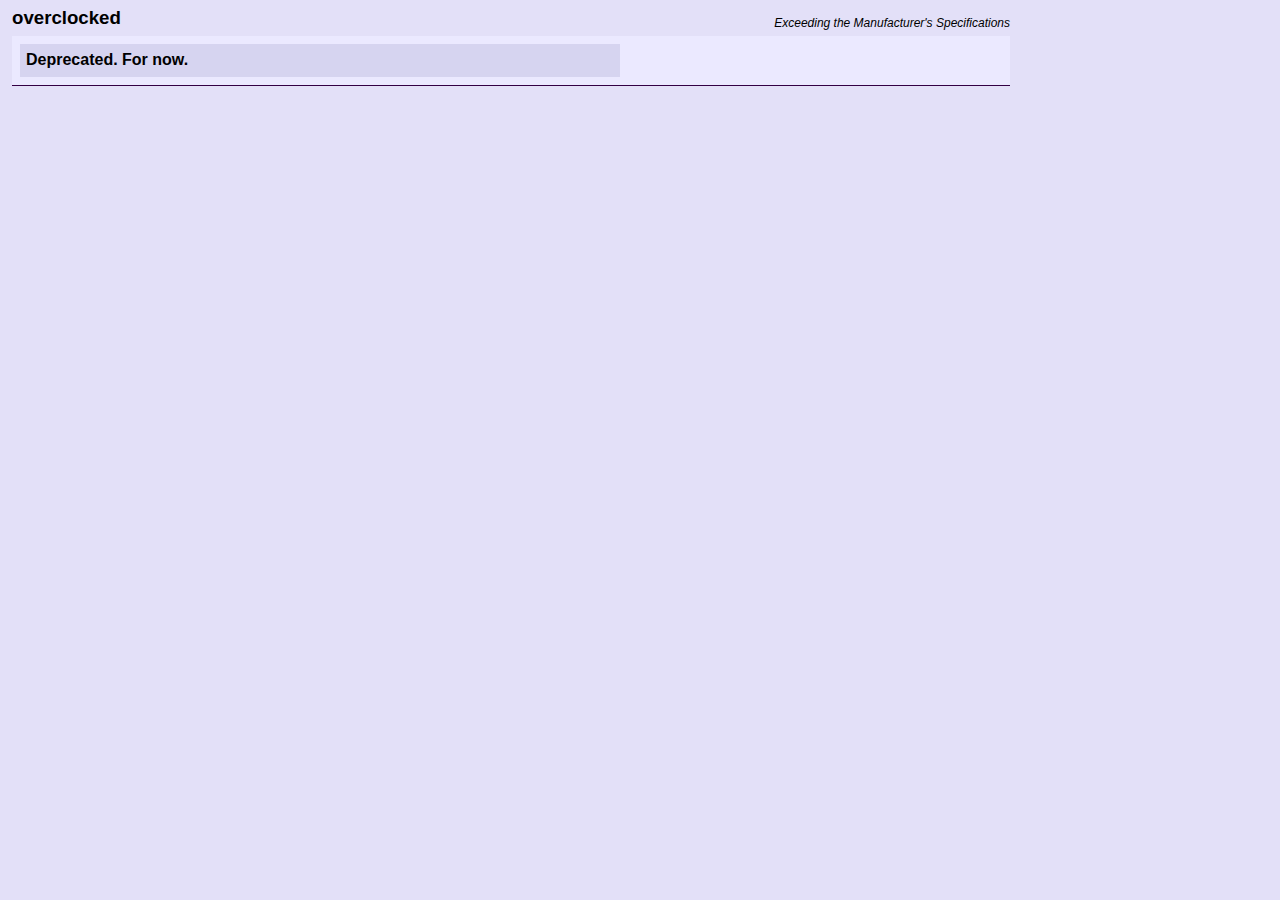
<file: index.html>
<html>
<head>
<title>Overclocked</title>
<link rel="stylesheet" href="overclocked.css" type="text/css">
</head>
<body>
<div class="header">
  <div class="hconstrain">
    <h1>overclocked</h1>
    <div class="tagline">Exceeding the Manufacturer's Specifications</div>
  </div>
</div>

<div class="content">
  <div class="product">
    <h2>Deprecated. For now.</h2>
  </div>
</div>

</body>
</html>
</file>
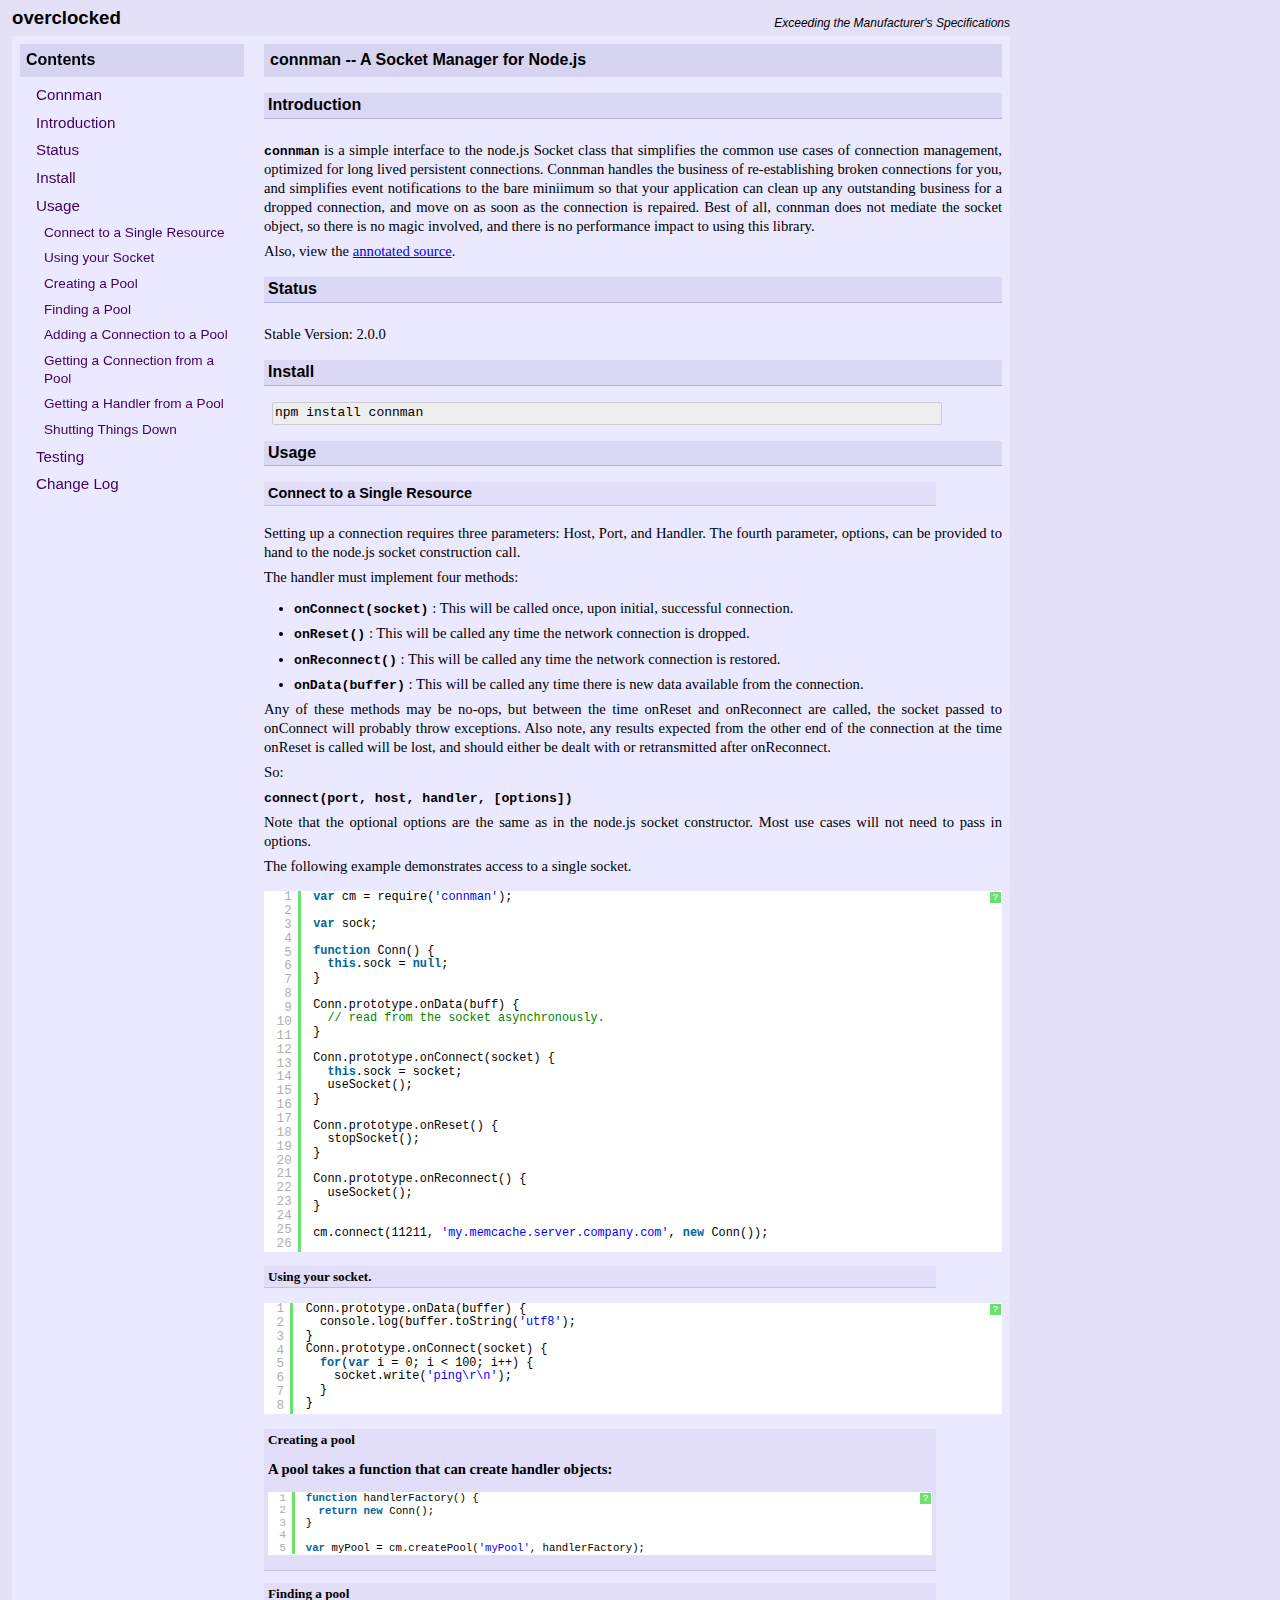
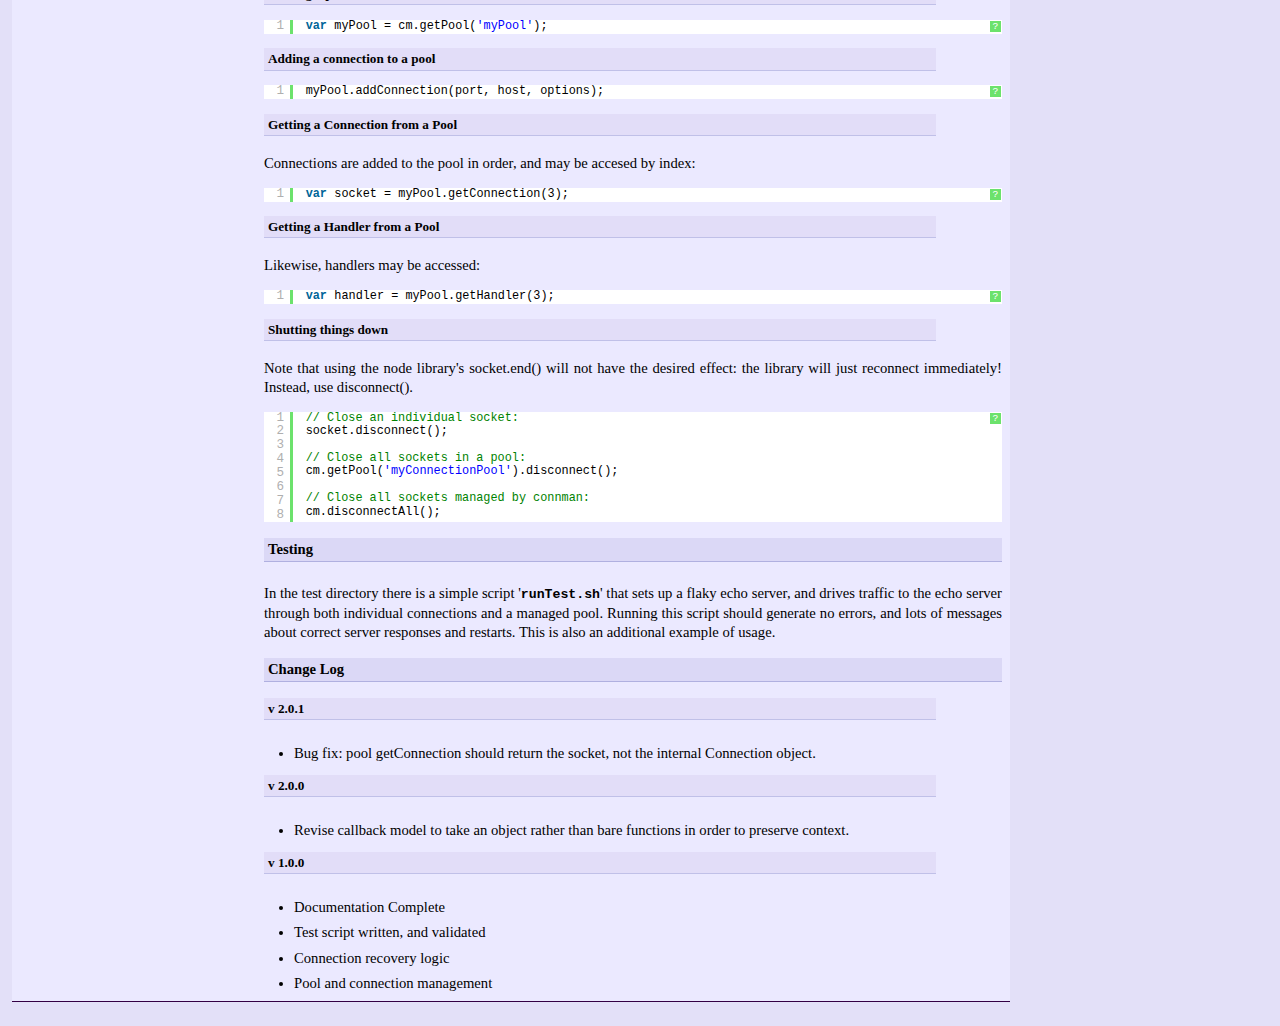
<file: connman/index.html>
<!DOCTYPE HTML>
<html>
<head>
  <meta http-equiv="content-type" content="text/html;charset=UTF-8" />
  <meta http-equiv="X-UA-Compatible" content="chrome=1">
  <link rel=stylesheet href='../overclocked.css' type='text/css'>
  <link rel=stylesheet href='../sh/styles/shCore.css' type='text/css'>
  <link rel=stylesheet href='../sh/styles/shThemeDefault.css' type='text/css'>
  <script type="text/javascript" src="../sh/scripts/shCore.js"></script>
  <script type="text/javascript" src="../sh/scripts/shBrushJScript.js"></script>
  <script type="text/javascript">
     SyntaxHighlighter.all()
  </script> 
  <link rel=stylesheet href='../docs.css' type='text/css'>
</head>
<body>
<div class="header">
  <div class="hconstrain">
    <h1><a href='http://overclocked.com'>overclocked</a></h1>
    <div class="tagline">Exceeding the Manufacturer's Specifications</div>
  </div>
</div>

<div class="content">
<div id='toc'>
<h2>Contents</h2>
<h3><a href='#cm'>Connman</a></h3>
<h3><a href="#intro">Introduction</a></h3>
<h3><a href='#status'>Status</a></h3>
<h3><a href='#install'>Install</a></h3>
<h3><a href='#usage'>Usage</a></h3>
<h4><a href='#connectonce'>Connect to a Single Resource</a></h4>
<h4><a href='#using'>Using your Socket</a></h4>
<h4><a href='#createpool'>Creating a Pool</a></h4>
<h4><a href='#findpool'>Finding a Pool</a></h4>
<h4><a href='#addtopool'>Adding a Connection to a Pool</a></h4>
<h4><a href='#getconn'>Getting a Connection from a Pool</a></h4>
<h4><a href='#gethandler'>Getting a Handler from a Pool</a></h4>
<h4><a href='#shutdown'>Shutting Things Down</a></h4>
<h3><a href='#testing'>Testing</a></h3>
<h3><a href='#changelog'>Change Log</a></h3>
</div>

<div id='doc'>

<a name="cm"></a>
<h2>connman -- A Socket Manager for Node.js</h2>

<a name="intro"></a>
<h3>Introduction</h3>

<p><tt>connman</tt> is a simple interface to the node.js Socket class that simplifies the common use cases of
connection management, optimized for long lived persistent connections. Connman handles the business of 
re-establishing broken connections for you, and simplifies event notifications to the bare miniimum so that your
application can clean up any outstanding business for a dropped connection, and move on as soon as the connection
is repaired. Best of all, connman does not mediate the socket object, so there is no magic involved, and there is
no performance impact to using this library.</p>

<p>Also, view the <a href="connman.html">annotated source</a>.</p>

<a name="status"></a>
<h3>Status</h3>

<p>Stable Version: 2.0.0</p>

<a name="install"></a>
<h3>Install</h3>

<div class="cmd">npm install connman</div>

<a name="usage"></a>
<h3>Usage</h3>

<a name="connectonce"></a>
<h4>Connect to a Single Resource</h4>

<p>Setting up a connection requires three parameters: Host, Port, and Handler. The fourth parameter, options, can be
provided to hand to the node.js socket construction call.</p>

<p>The handler must implement four methods:</p>

<ul>
<li><b><tt>onConnect(socket)</tt></b> : This will be called once, upon initial, successful connection.</li>
<li><b><tt>onReset()</tt></b>         : This will be called any time the network connection is dropped.</li>
<li><b><tt>onReconnect()</tt></b>     : This will be called any time the network connection is restored.</li>
<li><b><tt>onData(buffer)</tt></b>    : This will be called any time there is new data available from the connection.</li>

<p>Any of these methods may be no-ops, but between the time onReset and onReconnect are called, the socket passed to
onConnect will probably throw exceptions. Also note, any results expected from the other end of the connection at
the time onReset is called will be lost, and should either be dealt with or retransmitted after onReconnect.</p>

<p>So:</p>

<p><tt>connect(port, host, handler, [options])</tt></p>

<p>Note that the optional options are the same as in the node.js socket constructor. Most use cases will not need to
pass in options.</p>

<p>The following example demonstrates access to a single socket.</p>

<script type="syntaxhighlighter" class="brush: js"><![CDATA[
    var cm = require('connman');

    var sock;

    function Conn() {
      this.sock = null;
    }

    Conn.prototype.onData(buff) {
      // read from the socket asynchronously.
    }

    Conn.prototype.onConnect(socket) {
      this.sock = socket;
      useSocket();
    }

    Conn.prototype.onReset() {
      stopSocket();
    }

    Conn.prototype.onReconnect() {
      useSocket();
    }

    cm.connect(11211, 'my.memcache.server.company.com', new Conn());
]]></script>

<a name="using"></a>
<h4>Using your socket.</h4>

<script type="syntaxhighlighter" class="brush: js"><![CDATA[
    Conn.prototype.onData(buffer) {
      console.log(buffer.toString('utf8');
    }
    Conn.prototype.onConnect(socket) {
      for(var i = 0; i < 100; i++) {
        socket.write('ping\r\n');
      }
    }
]]></script>

<a name="createpool"></a>
<h4>Creating a pool</p>

<p>A pool takes a function that can create handler objects:</p>

<script type="syntaxhighlighter" class="brush: js"><![CDATA[
    function handlerFactory() {
      return new Conn();
    }

    var myPool = cm.createPool('myPool', handlerFactory);
]]></script>

<a name="findpool"></a>
<h4>Finding a pool</h4>

<script type="syntaxhighlighter" class="brush: js"><![CDATA[
var myPool = cm.getPool('myPool');
]]></script>

<a name="addtopool"></a>
<h4>Adding a connection to a pool</h4>

<script type="syntaxhighlighter" class="brush: js"><![CDATA[
myPool.addConnection(port, host, options);
]]></script>

<a name="getconn"></a>
<h4>Getting a Connection from a Pool</h4>

<p>Connections are added to the pool in order, and may be accesed by index:</p>

<script type="syntaxhighlighter" class="brush: js"><![CDATA[
    var socket = myPool.getConnection(3);
]]></script>

<a name="gethandler"></a>
<h4>Getting a Handler from a Pool</h4>

<p>Likewise, handlers may be accessed:</p>

<script type="syntaxhighlighter" class="brush: js"><![CDATA[
    var handler = myPool.getHandler(3);
]]></script>

<a name="shutdown"></a>
<h4>Shutting things down</h4>

<p>Note that using the node library's socket.end() will not have the desired effect: the library will just reconnect immediately! Instead, use disconnect().</p>

<script type="syntaxhighlighter" class="brush: js"><![CDATA[
// Close an individual socket:
socket.disconnect();

// Close all sockets in a pool:
cm.getPool('myConnectionPool').disconnect();

// Close all sockets managed by connman:
cm.disconnectAll();
]]></script>

<a name="testing"></a>
<h3>Testing</h3>

<p>In the test directory there is a simple script '<tt>runTest.sh</tt>' that sets up a flaky echo server,
and drives traffic to the echo server through both individual connections and a managed pool. Running this
script should generate no errors, and lots of messages about correct server responses and restarts. This is
also an additional example of usage.</p>

<a name="changelog"></a>
<h3>Change Log</h3>

<h4>v 2.0.1</h4>

<ul>
<li>Bug fix: pool getConnection should return the socket, not the internal Connection object.
</ul>

<h4>v 2.0.0</h4>

<ul>
<li>Revise callback model to take an object rather than bare functions in order to preserve context.
</ul>

<h4>v 1.0.0</h4>

<ul>
<li>Documentation Complete</li>
<li>Test script written, and validated</li>
<li>Connection recovery logic</li>
<li>Pool and connection management</li>
</ul>

</div>
</div> <!-- content -->
</body>
</html>
</file>
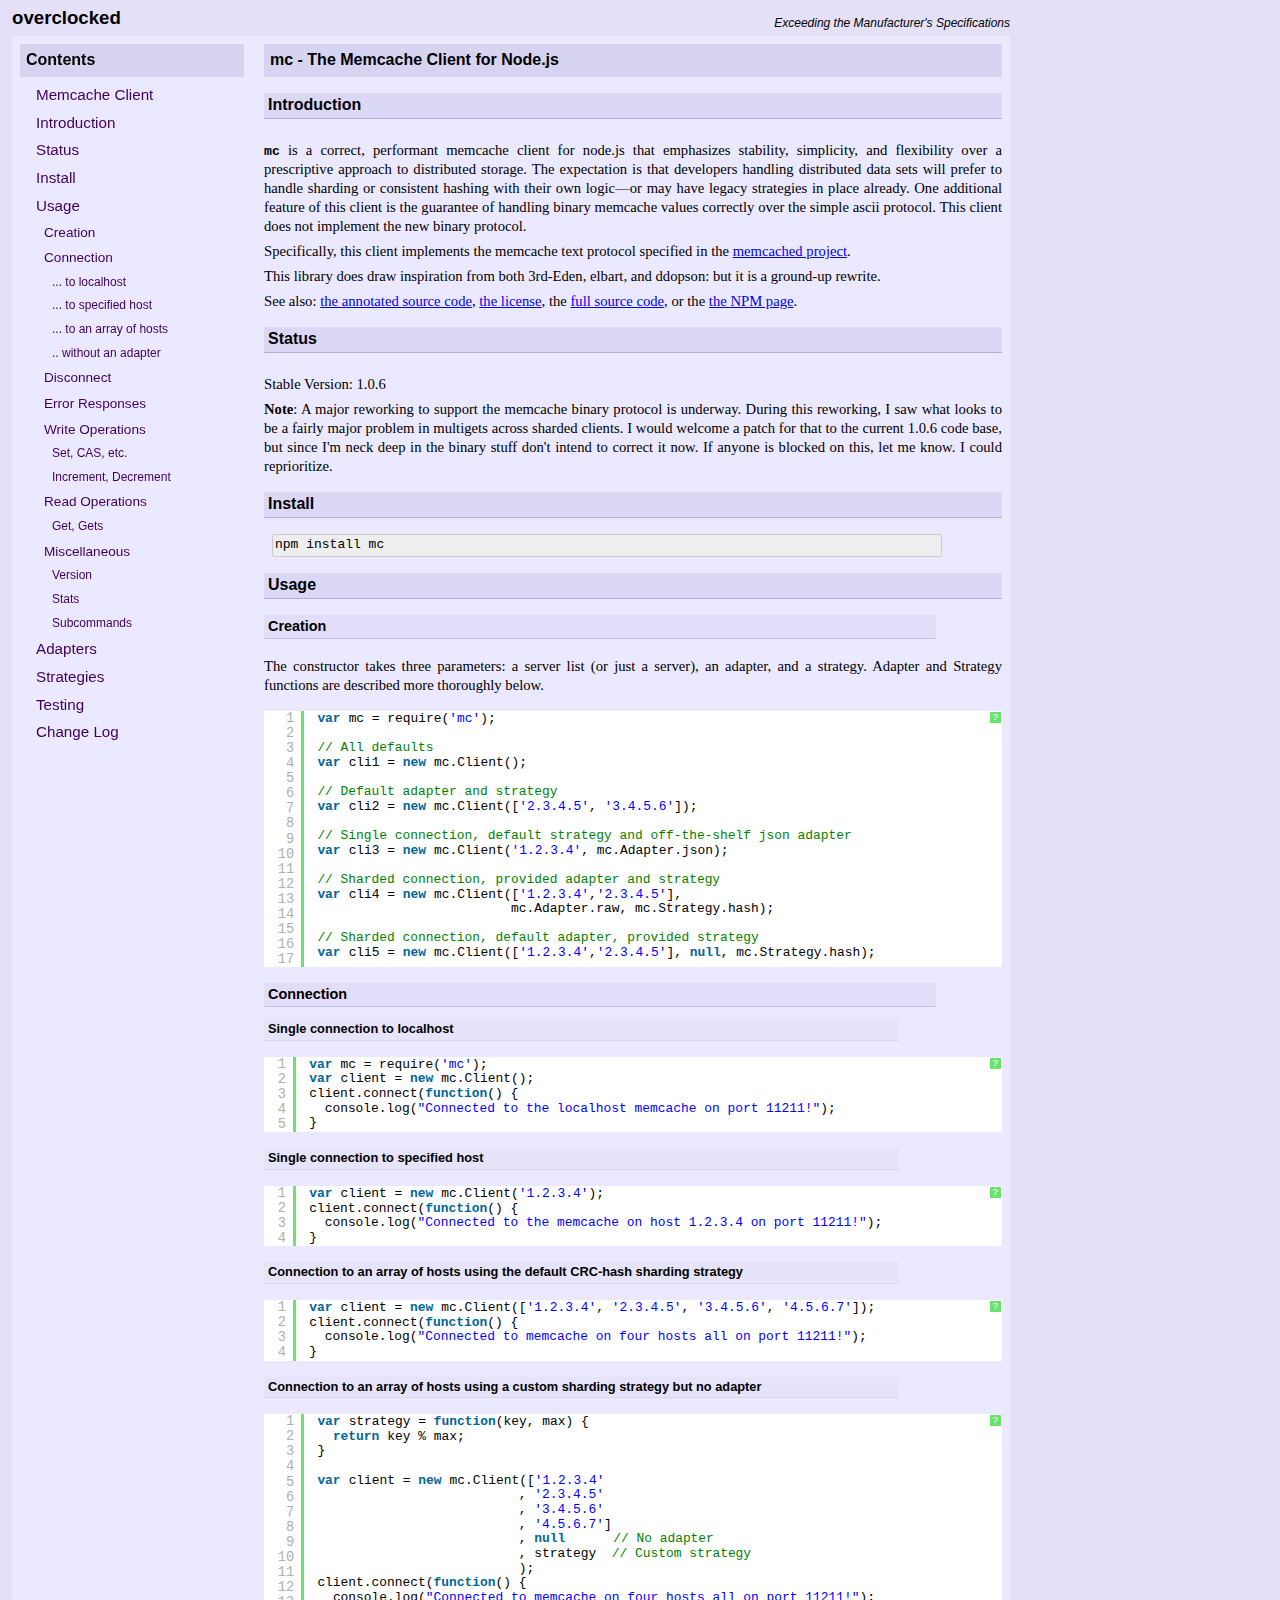
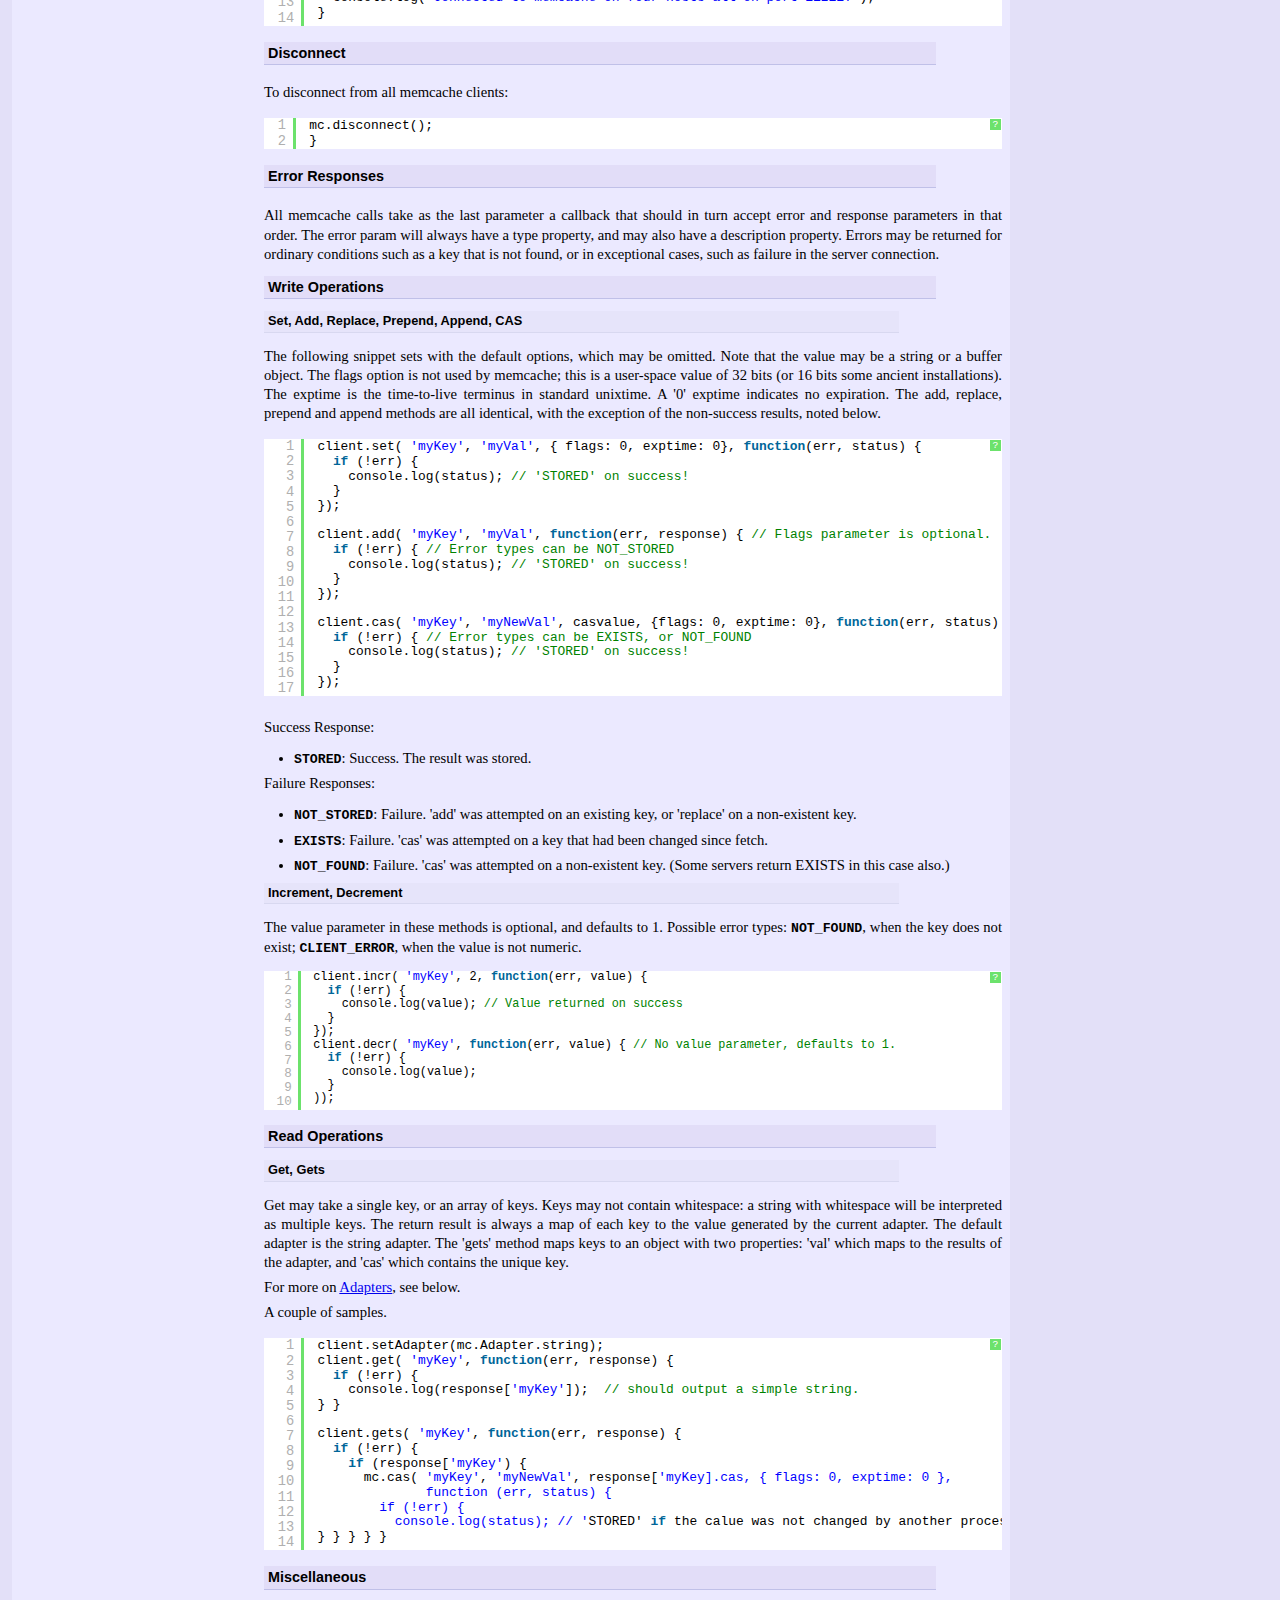
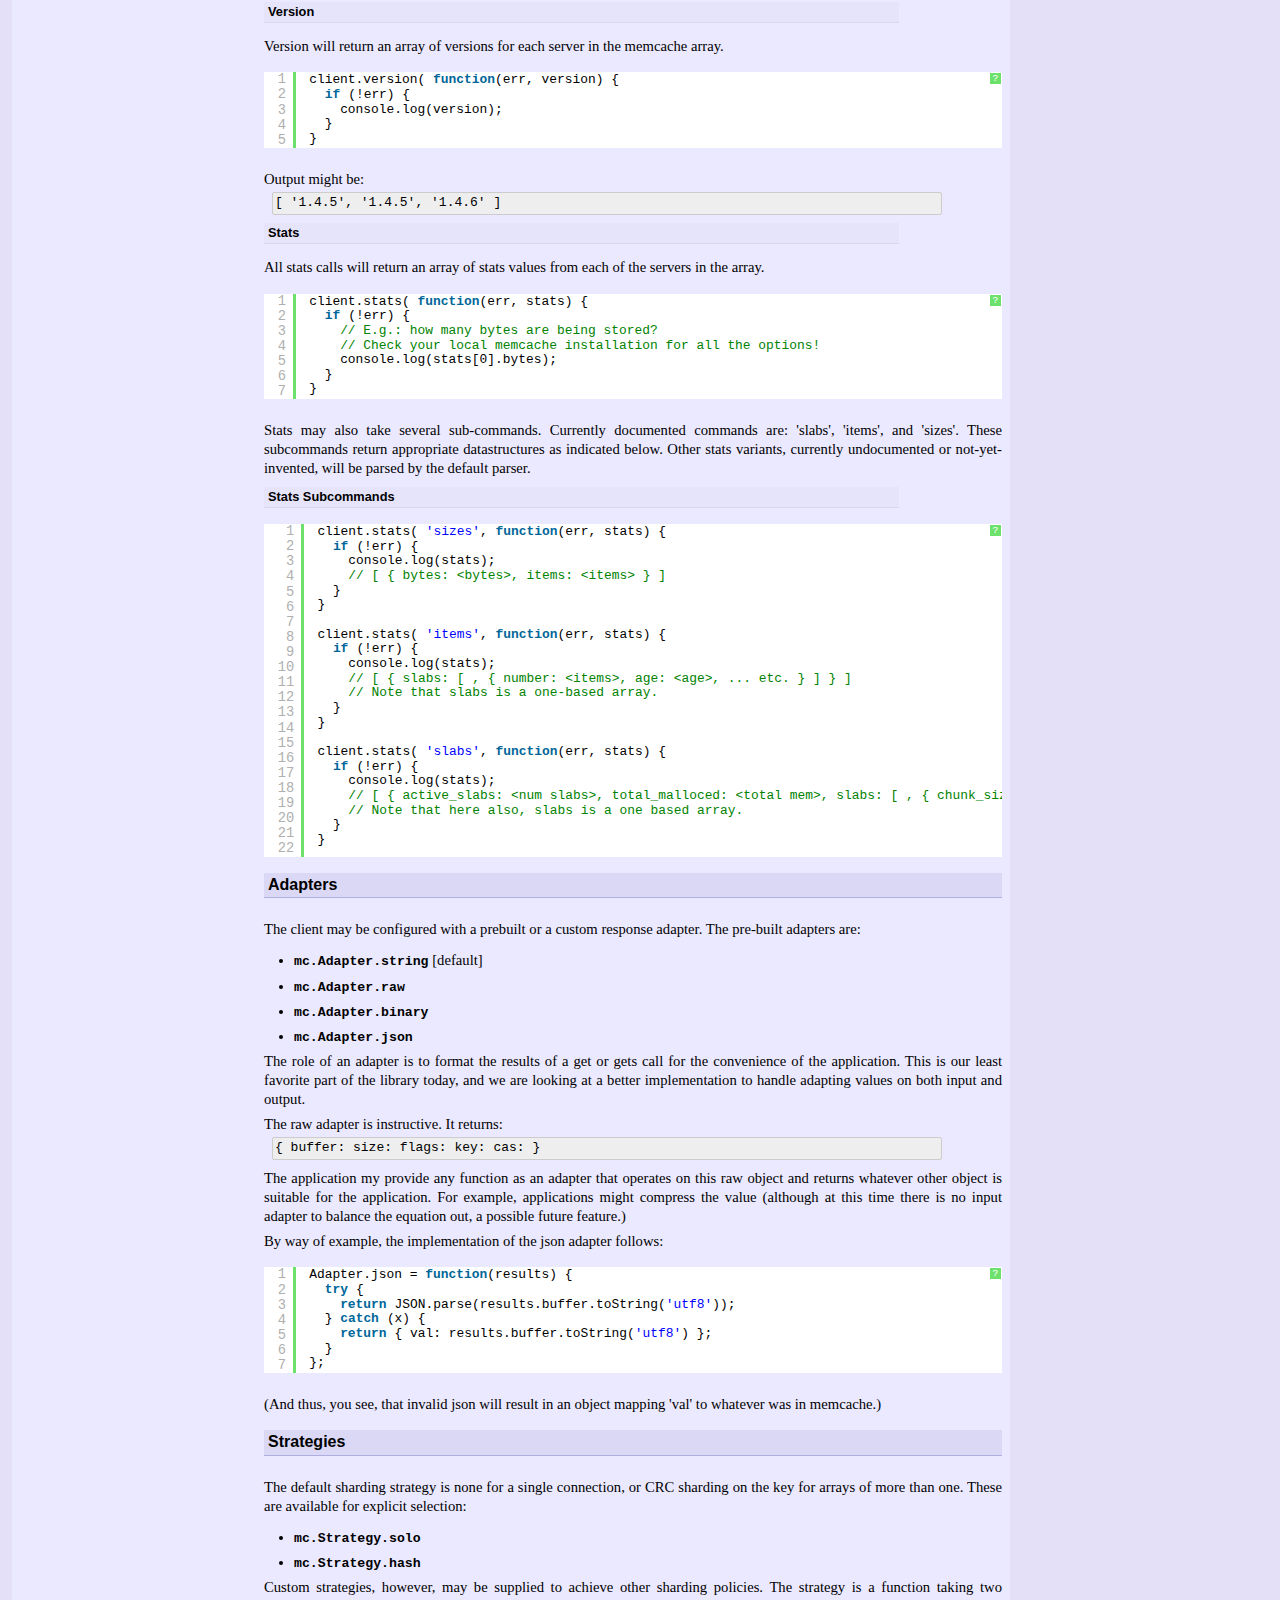
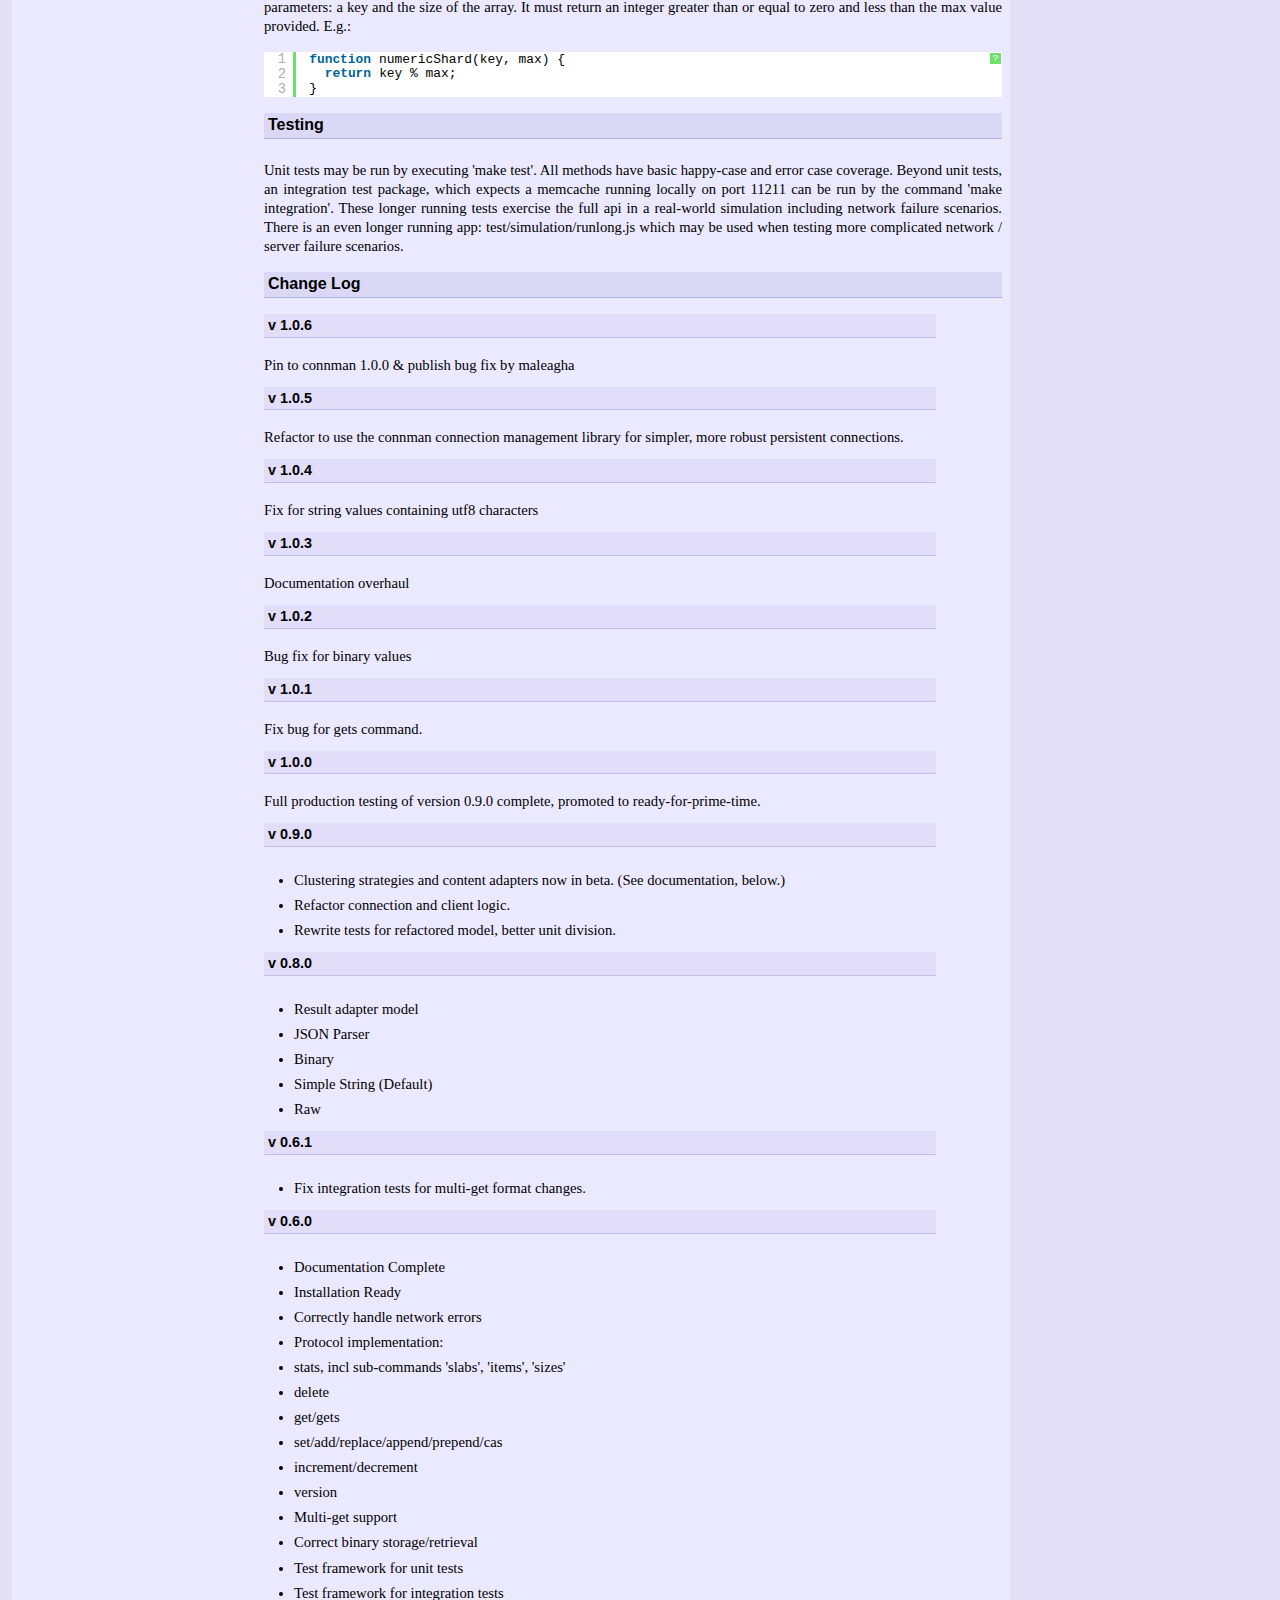
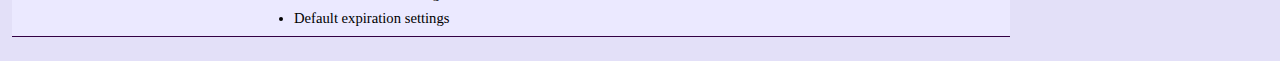
<file: mc/index.html>
<!DOCTYPE HTML>
<html>
<head>
  <meta http-equiv="content-type" content="text/html;charset=UTF-8" />
  <meta http-equiv="X-UA-Compatible" content="chrome=1">
  <link rel=stylesheet href='../overclocked.css' type='text/css'>
  <link rel=stylesheet href='../sh/styles/shCore.css' type='text/css'>
  <link rel=stylesheet href='../sh/styles/shThemeDefault.css' type='text/css'>
  <script type="text/javascript" src="../sh/scripts/shCore.js"></script>
  <script type="text/javascript" src="../sh/scripts/shBrushJScript.js"></script>
  <script type="text/javascript">
     SyntaxHighlighter.all()
  </script> 
  <link rel=stylesheet href='../docs.css' type='text/css'>
</head>
<body>
<div class="header">
  <div class="hconstrain">
    <h1><a href='http://overclocked.com'>overclocked</a></h1>
    <div class="tagline">Exceeding the Manufacturer's Specifications</div>
  </div>
</div>

<div class="content">
<div id='toc'>
<h2>Contents</h2>
<h3><a href='#mc'>Memcache Client</a></h3>
<h3><a href-"#intro">Introduction</a></h3>
<h3><a href='#status'>Status</h3>
<h3><a href='#install'>Install</h3>
<h3><a href='#usage'>Usage</h3>
<h4><a href='#create'>Creation</h4>
<h4><a href='#conn'>Connection</h4>
<h5><a href='#conn-localhost'>... to localhost</a></h5>
<h5><a href='#conn-host'>... to specified host</a></h5>
<h5><a href='#conn-default-strategy'>... to an array of hosts</a></h5>
<h5><a href='#conn-no-adapter'>.. without an adapter</a></h5>
<h4><a href='#disconnect'>Disconnect</a></h4>
<h4><a href='#error'>Error Responses</a></h4>
<h4><a href='#write'>Write Operations</a></h4>
<h5><a href='#set'>Set, CAS, etc.</a></h5>
<h5><a href='#incr'>Increment, Decrement</a></h5>
<h4><a href='#read'>Read Operations</a></h4>
<h5><a href='#get'>Get, Gets</a></h5>
<h4><a href='#misc'>Miscellaneous</a></h4>
<h5><a href='#version'>Version</a></h5>
<h5><a href='#stats'>Stats</a></h5>
<h5><a href='#subcommands'>Subcommands</a></h5>
<h3><a href='#adapters'>Adapters</a></h3>
<h3><a href='#strategies'>Strategies</a></h3>
<h3><a href='#testing'>Testing</a></h3>
<h3><a href='#changelog'>Change Log</a></h3>
</div>

<div id='doc'>

<a name="mc"></a>
<h2>mc - The Memcache Client for Node.js</h2>

<a name="intro"></a>
<h3>Introduction</h3>

<p><tt>mc</tt> is a correct, performant memcache client for node.js that emphasizes stability, simplicity, and 
flexibility over a prescriptive approach to distributed storage. The expectation is that developers handling 
distributed data sets will prefer to  handle sharding or consistent hashing with their own logic&mdash;or may have 
legacy strategies in place already. One additional feature of this client is the guarantee of handling binary 
memcache values correctly over the simple ascii protocol. This client does not implement the new binary protocol.</p>

<p>Specifically, this client implements the memcache text protocol specified in the <a href="https://github.com/memcached/memcached/blob/master/doc/protocol.txt">memcached project</a>.</p>

<p>This library does draw inspiration from both 3rd-Eden, elbart, and ddopson: but it is a ground-up rewrite.</p>

<p>See also: <a href="memcache-client.html">the annotated source code</a>, <a href="https://github.com/overclocked/mc/blob/master/LICENSE">the license</a>, the <a href="https://github.com/overclocked/mc">full source code</a>, or the <a href="http://search.npmjs.org/#/mc">the NPM page</a>.</p>

<a name="status"></a>
<h3>Status</h3>

<p>Stable Version: 1.0.6</p>

<p><b>Note</b>: A major reworking to support the memcache binary protocol is underway. During this reworking, I saw what looks to be a fairly major problem in multigets across sharded clients. I would welcome a patch for that to the current 1.0.6 code base, but since I'm neck deep in the binary stuff don't intend to correct it now. If anyone is blocked on this, let me know. I could reprioritize.</p>

<a name="install"></a>
<h3>Install</h3>

<div class="cmd">npm install mc</div>

<a name="usage"></a>
<h3>Usage</h3>

<a name="create"></a>
<h4>Creation</h4>

<p>The constructor takes three parameters: a server list (or just a server), an adapter, and a strategy. Adapter and Strategy functions are described more thoroughly below.</p>

<script type="syntaxhighlighter" class="brush: js"><![CDATA[
var mc = require('mc');

// All defaults
var cli1 = new mc.Client();

// Default adapter and strategy
var cli2 = new mc.Client(['2.3.4.5', '3.4.5.6']);

// Single connection, default strategy and off-the-shelf json adapter
var cli3 = new mc.Client('1.2.3.4', mc.Adapter.json);

// Sharded connection, provided adapter and strategy
var cli4 = new mc.Client(['1.2.3.4','2.3.4.5'], 
                         mc.Adapter.raw, mc.Strategy.hash);

// Sharded connection, default adapter, provided strategy
var cli5 = new mc.Client(['1.2.3.4','2.3.4.5'], null, mc.Strategy.hash);
]]></script>

<a name="conn"></a>
<h4>Connection</h4>

<a name="conn-localhost"></a>
<h5>Single connection to localhost</h5>

<script type="syntaxhighlighter" class="brush: js"><![CDATA[
var mc = require('mc');
var client = new mc.Client();
client.connect(function() {
  console.log("Connected to the localhost memcache on port 11211!");
}
]]></script>

<a name="conn-host"></a>
<h5>Single connection to specified host</h5>

<script type="syntaxhighlighter" class="brush: js"><![CDATA[
var client = new mc.Client('1.2.3.4');
client.connect(function() {
  console.log("Connected to the memcache on host 1.2.3.4 on port 11211!");
}]]></script>

<a name="conn-default-strategy"></a>
<h5>Connection to an array of hosts using the default CRC-hash sharding strategy</h5>

<script type="syntaxhighlighter" class="brush: js"><![CDATA[
var client = new mc.Client(['1.2.3.4', '2.3.4.5', '3.4.5.6', '4.5.6.7']);
client.connect(function() {
  console.log("Connected to memcache on four hosts all on port 11211!");
}]]></script>

<a name="conn-no-adapter"></a>
<h5>Connection to an array of hosts using a custom sharding strategy but no adapter</h5>

<script type="syntaxhighlighter" class="brush: js"><![CDATA[
var strategy = function(key, max) {
  return key % max;
}

var client = new mc.Client(['1.2.3.4'
                          , '2.3.4.5'
                          , '3.4.5.6'
                          , '4.5.6.7']
                          , null      // No adapter
                          , strategy  // Custom strategy
                          );
client.connect(function() {
  console.log("Connected to memcache on four hosts all on port 11211!");
}]]></script>

<a hame="disconnect"></a>
<h4>Disconnect</h4>

<p>To disconnect from all memcache clients:</p>


<script type="syntaxhighlighter" class="brush: js"><![CDATA[
mc.disconnect();
}]]></script>

<a name="error"></a>
<h4>Error Responses</h4>

<p>All memcache calls take as the last parameter a callback that should in turn accept error and response parameters in that order. The error param will always have a type property, and may also have a description property. Errors may be returned for ordinary conditions such as a key that is not found, or in exceptional cases, such as failure in the server connection.</p>

<a name="write"></a>
<h4>Write Operations</h4>

<a name="set"></a>
<h5>Set, Add, Replace, Prepend, Append, CAS</h5>

<p>The following snippet sets with the default options, which may be omitted. Note that the value may be a string or a buffer object. The flags option is not used by memcache; this is a user-space value of 32 bits (or 16 bits some ancient installations). The exptime is the time-to-live terminus in standard unixtime. A '0' exptime indicates no expiration. The add, replace, prepend and append methods are all identical, with the exception of the non-success results, noted below.</p>

<script type="syntaxhighlighter" class="brush: js"><![CDATA[
client.set( 'myKey', 'myVal', { flags: 0, exptime: 0}, function(err, status) {
  if (!err) { 
    console.log(status); // 'STORED' on success!
  }
});

client.add( 'myKey', 'myVal', function(err, response) { // Flags parameter is optional.
  if (!err) { // Error types can be NOT_STORED
    console.log(status); // 'STORED' on success!
  }
});

client.cas( 'myKey', 'myNewVal', casvalue, {flags: 0, exptime: 0}, function(err, status) {
  if (!err) { // Error types can be EXISTS, or NOT_FOUND
    console.log(status); // 'STORED' on success!
  }
});
]]></script>

<p>Success Response:</p>

<ul>
<li><tt>STORED</tt>: Success. The result was stored.</li>
</ul>

<p>Failure Responses:</p>

<ul>
<li><tt>NOT_STORED</tt>: Failure. 'add' was attempted on an existing key, or 'replace' on a non-existent key.</li>
<li><tt>EXISTS</tt>: Failure. 'cas' was attempted on a key that had been changed since fetch.</li>
<li><tt>NOT_FOUND</tt>: Failure. 'cas' was attempted on a non-existent key. (Some servers return EXISTS in this case also.)</li>
</ul>

<a name="incr"></a>
<h5>Increment, Decrement</h5>

<p>The value parameter in these methods is optional, and defaults to 1. Possible error types: <tt>NOT_FOUND</tt>, when the key does not exist; <tt>CLIENT_ERROR</tt>, when the value is not numeric.

<script type="syntaxhighlighter" class="brush: js"><![CDATA[
client.incr( 'myKey', 2, function(err, value) {
  if (!err) {
    console.log(value); // Value returned on success
  }
});
client.decr( 'myKey', function(err, value) { // No value parameter, defaults to 1.
  if (!err) {
    console.log(value);
  }
));
]]></script>

<a name="read"></a>
<h4>Read Operations</h4>

<a name="get"></a>
<h5>Get, Gets</h5>

<p>Get may take a single key, or an array of keys. Keys may not contain whitespace: a string with whitespace will be interpreted as multiple keys. The return result is always a map of each key to the value generated by the current adapter. The default adapter is the string adapter. The 'gets' method maps keys to an object with two properties: 'val' which maps to the results of the adapter, and 'cas' which contains the unique key.</p>

<p>For more on <a href="#adapters">Adapters</a>, see below.</p>

<p>A couple of samples.</p>

<script type="syntaxhighlighter" class="brush: js"><![CDATA[
client.setAdapter(mc.Adapter.string);
client.get( 'myKey', function(err, response) {
  if (!err) {
    console.log(response['myKey']);  // should output a simple string.
} }

client.gets( 'myKey', function(err, response) {
  if (!err) {
    if (response['myKey') {
      mc.cas( 'myKey', 'myNewVal', response['myKey].cas, { flags: 0, exptime: 0 }, 
              function (err, status) {
        if (!err) {
          console.log(status); // 'STORED' if the calue was not changed by another process.
} } } } }
]]></script>

<a name="misc"></a>
<h4>Miscellaneous</h4>

<a name="version"></a>
<h5>Version</h5>

<p>Version will return an array of versions for each server in the memcache array.</p>

<script type="syntaxhighlighter" class="brush: js"><![CDATA[
client.version( function(err, version) {
  if (!err) {
    console.log(version);
  }
}
]]></script>

<p>Output might be:</p>

<div class="cmd">
[ '1.4.5', '1.4.5', '1.4.6' ]
</div>

<a name="stats"></a>
<h5>Stats</h5>


<p>All stats calls will return an array of stats values from each of the servers in the array.</p>

<script type="syntaxhighlighter" class="brush: js"><![CDATA[
client.stats( function(err, stats) {
  if (!err) {
    // E.g.: how many bytes are being stored?
    // Check your local memcache installation for all the options!
    console.log(stats[0].bytes);
  }
}
]]></script>

<p>Stats may also take several sub-commands. Currently documented commands are: 'slabs', 'items', and 'sizes'. These subcommands return appropriate datastructures as indicated below. Other stats variants, currently undocumented or not-yet-invented, will be parsed by the default parser.</p>

<a name="subcommands"></a>
<h5>Stats Subcommands</h5>

<script type="syntaxhighlighter" class="brush: js"><![CDATA[
client.stats( 'sizes', function(err, stats) {
  if (!err) {
    console.log(stats);
    // [ { bytes: <bytes>, items: <items> } ]
  }
}

client.stats( 'items', function(err, stats) {
  if (!err) {
    console.log(stats);
    // [ { slabs: [ , { number: <items>, age: <age>, ... etc. } ] } ]
    // Note that slabs is a one-based array.
  }
}

client.stats( 'slabs', function(err, stats) {
  if (!err) {
    console.log(stats);
    // [ { active_slabs: <num slabs>, total_malloced: <total mem>, slabs: [ , { chunk_size: <size>, ... } ] } ]
    // Note that here also, slabs is a one based array.
  }
}
]]></script>

<a name="adapters"></a>
<h3>Adapters</h3>


<p>The client may be configured with a prebuilt or a custom response adapter. The pre-built adapters are:</p>

<ul>
<li><tt>mc.Adapter.string</tt> [default]</li>
<li><tt>mc.Adapter.raw</tt></li>
<li><tt>mc.Adapter.binary</tt></li>
<li><tt>mc.Adapter.json</tt></li>
</ul>

<p>The role of an adapter is to format the results of a get or gets call for the convenience of the application.
This is our least favorite part of the library today, and we are looking at a better implementation to handle
adapting values on both input and output.</p>

<p>The raw adapter is instructive. It returns:</p>

<div class="cmd">
{
  buffer: <the raw byte buffer, for binary values>
  size:   <the length of the buffer>
  flags:  <any flags associated with the item>
  key:    <the key this value is associated with>
  cas:    <the check number; only returned by gets; used for check-and-set storage>
}
</div>

<p>The application my provide any function as an adapter that operates on this raw object and returns whatever other object is suitable for the application. For example, applications might compress the value (although at this time there is no input adapter to balance the equation out, a possible future feature.)</p>

<p>By way of example, the implementation of the json adapter follows:</p>

<script type="syntaxhighlighter" class="brush: js"><![CDATA[
Adapter.json = function(results) {
  try {
    return JSON.parse(results.buffer.toString('utf8'));      
  } catch (x) {
    return { val: results.buffer.toString('utf8') };
  }
};
]]></script>

<p>(And thus, you see, that invalid json will result in an object mapping 'val' to whatever was in memcache.)</p>

<a name="strategies"></a>
<h3>Strategies</h3>

<p>The default sharding strategy is none for a single connection, or CRC sharding on the key for arrays of more than one. These are available for explicit selection:</p>

<ul>
<li><tt>mc.Strategy.solo</tt></li>
<li><tt>mc.Strategy.hash</tt></li>
</ul>

<p>Custom strategies, however, may be supplied to achieve other sharding policies. The strategy is a function taking two parameters: a key and the size of the array. It must return an integer greater than or equal to zero and less than the max value provided. E.g.:</p>

<script type="syntaxhighlighter" class="brush: js"><![CDATA[
function numericShard(key, max) {
  return key % max;
}
]]></script>

<a name="testing"></a>
<h3>Testing</h3>

<p>Unit tests may be run by executing 'make test'. All methods have basic happy-case and error case coverage. Beyond unit tests, an integration test package, which expects a memcache running locally on port 11211 can be run by the command 'make integration'. These longer running tests exercise the full api in a real-world simulation including network failure scenarios. There is an even longer running app: test/simulation/runlong.js which may be used when testing more complicated network / server failure scenarios.</p>

<a name="changelog"></a>
<h3>Change Log</h3>

<h4>v 1.0.6</h4>
<p>Pin to connman 1.0.0 & publish bug fix by maleagha</p>

<h4>v 1.0.5</h4>
<p>Refactor to use the connman connection management library for simpler, more robust persistent connections.</p>

<h4>v 1.0.4</h4>
<p>Fix for string values containing utf8 characters</p>

<h4>v 1.0.3</h4>
<p>Documentation overhaul</p>

<h4>v 1.0.2</h4>
<p>Bug fix for binary values</p>

<h4>v 1.0.1</h4>
<p>Fix bug for gets command.</p>

<h4>v 1.0.0</h4>
<p>Full production testing of version 0.9.0 complete, promoted to ready-for-prime-time.</p>

<h4>v 0.9.0</h4>

<ul>
<li>Clustering strategies and content adapters now in beta. (See documentation, below.)</li>
<li>Refactor connection and client logic.</li>
<li>Rewrite tests for refactored model, better unit division.</li>
</ul>

<h4>v 0.8.0</h4>

<ul>
<li>Result adapter model</li>
<li>JSON Parser</li>
<li>Binary</li>
<li>Simple String (Default)</li>
<li>Raw</li>
</ul>

<h4>v 0.6.1</h4>

<ul>
<li>Fix integration tests for multi-get format changes.</li>
</ul>

<h4>v 0.6.0</h4>

<ul>
<li>Documentation Complete</li>
<li>Installation Ready</li>
<li>Correctly handle network errors</li>
<li>Protocol implementation:</li>
<li>stats, incl sub-commands 'slabs', 'items', 'sizes'</li>
<li>delete</li>
<li>get/gets</li>
<li>set/add/replace/append/prepend/cas</li>
<li>increment/decrement</li>
<li>version</li>
<li>Multi-get support</li>
<li>Correct binary storage/retrieval</li>
<li>Test framework for unit tests</li>
<li>Test framework for integration tests</li>
<li>Default expiration settings</li>
</ul>

</div>
</div> <!-- content -->
</body>
</html>
</file>
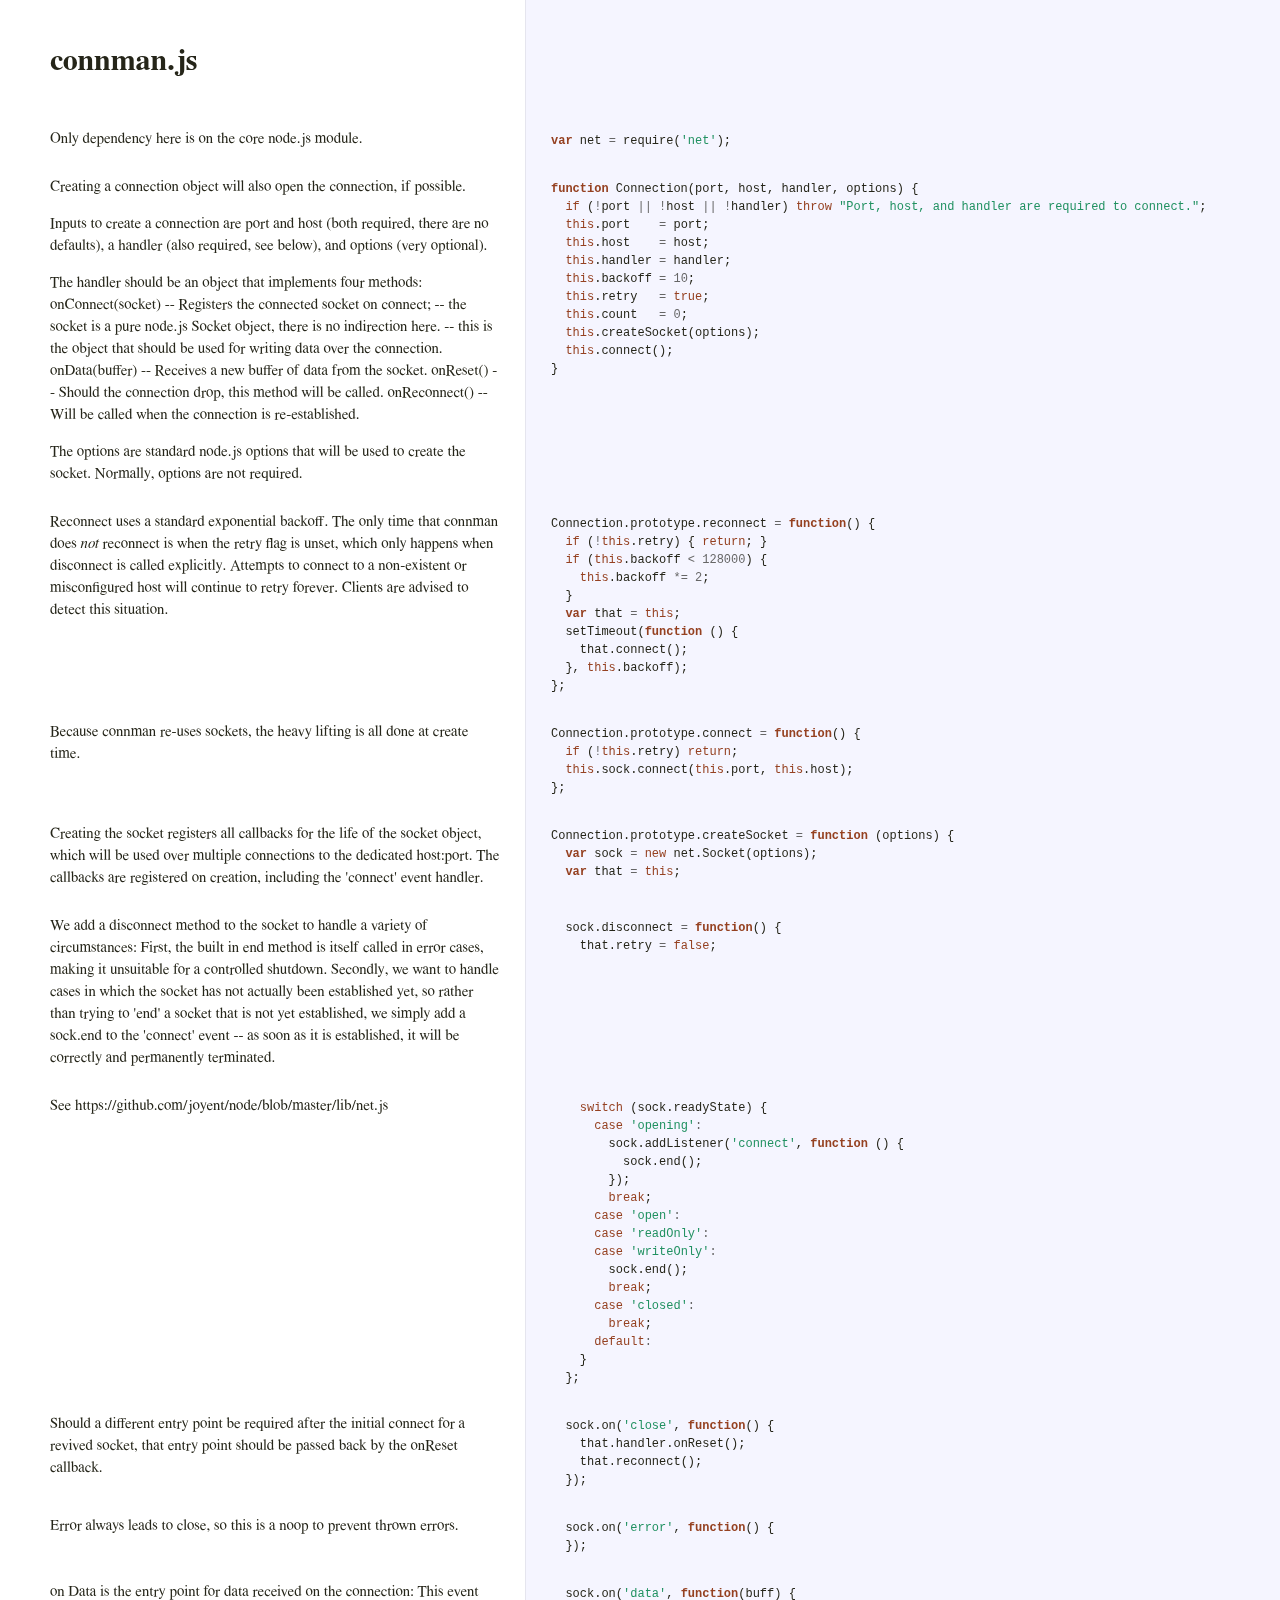
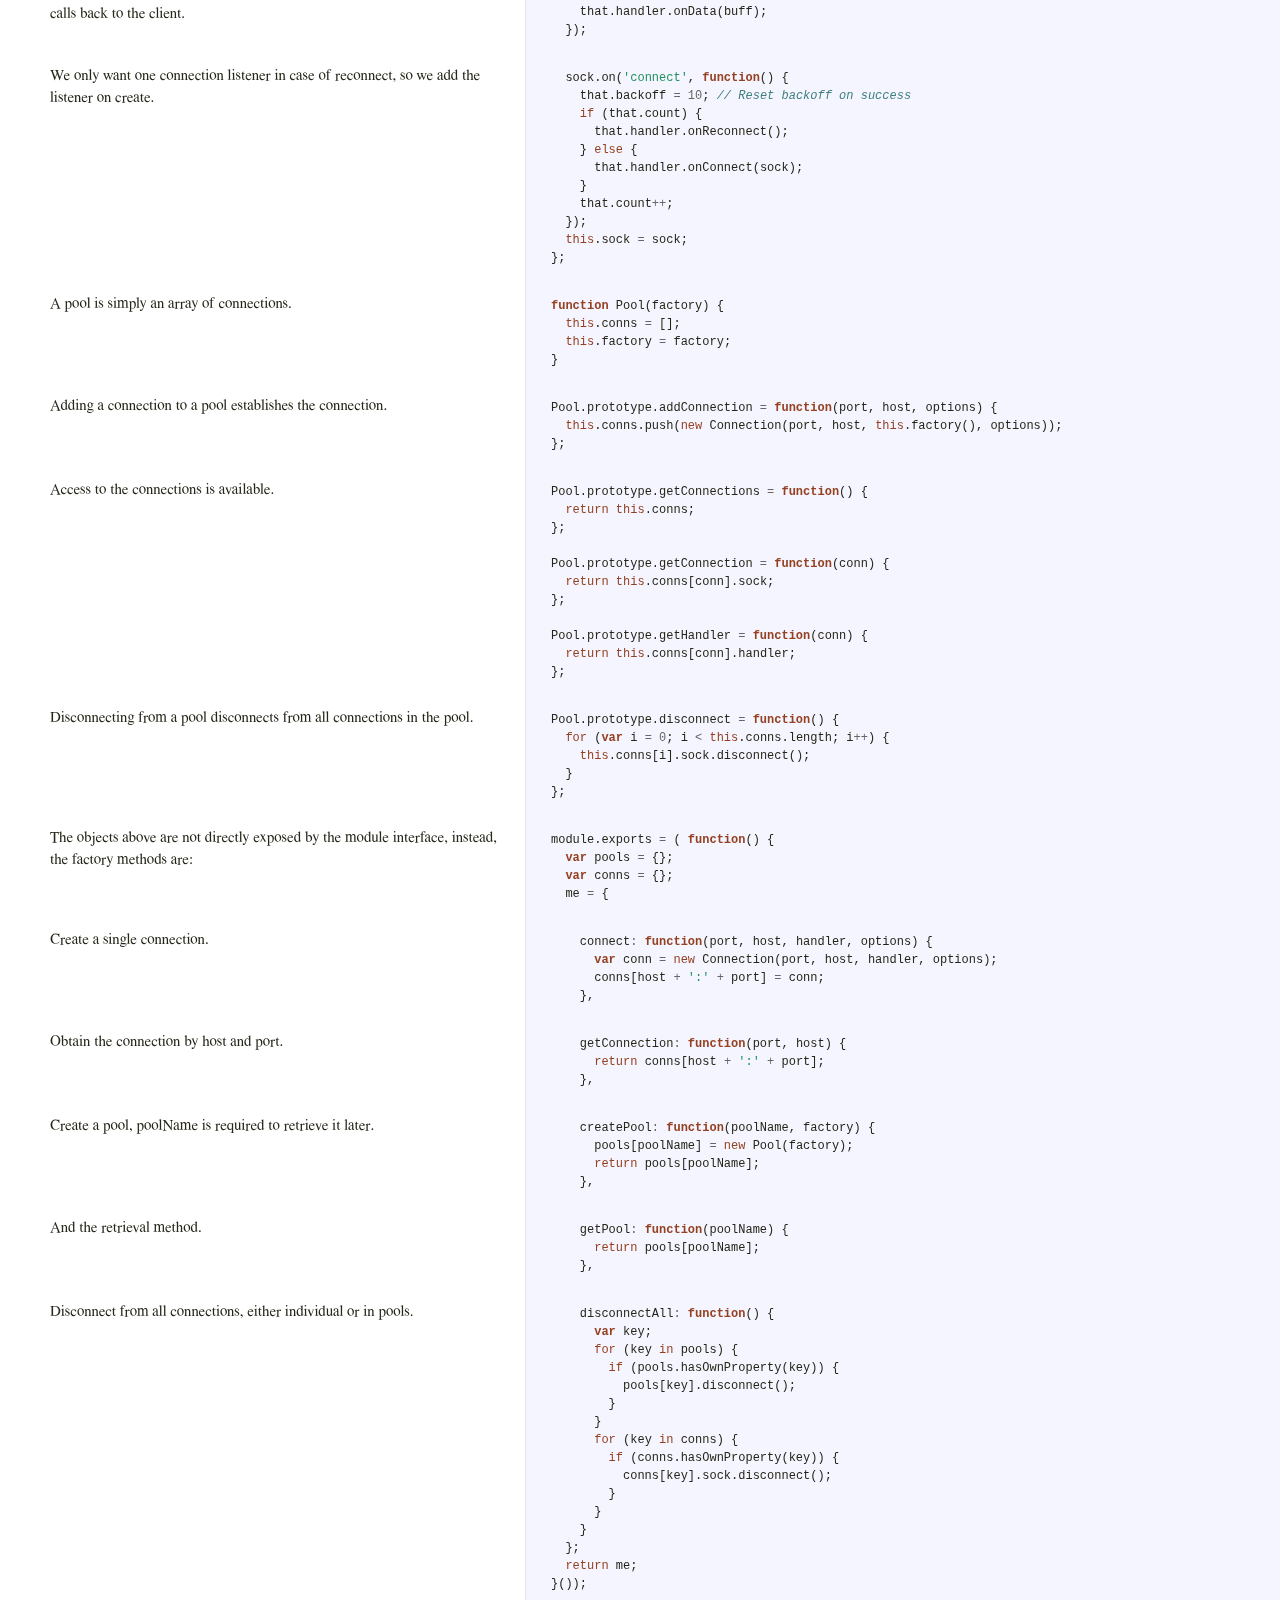
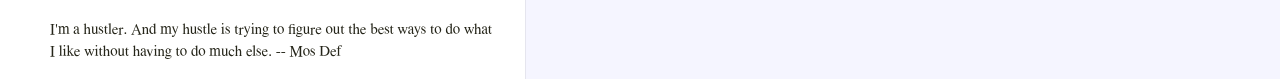
<file: connman/connman.html>
<!DOCTYPE html>  <html> <head>   <title>connman.js</title>   <meta http-equiv="content-type" content="text/html; charset=UTF-8">   <link rel="stylesheet" media="all" href="docco.css" /> </head> <body>   <div id="container">     <div id="background"></div>          <table cellpadding="0" cellspacing="0">       <thead>         <tr>           <th class="docs">             <h1>               connman.js             </h1>           </th>           <th class="code">           </th>         </tr>       </thead>       <tbody>                               <tr id="section-1">             <td class="docs">               <div class="pilwrap">                 <a class="pilcrow" href="#section-1">&#182;</a>               </div>                            </td>             <td class="code">               <div class="highlight"><pre></pre></div>             </td>           </tr>                               <tr id="section-2">             <td class="docs">               <div class="pilwrap">                 <a class="pilcrow" href="#section-2">&#182;</a>               </div>               <p>Only dependency here is on the core node.js module.</p>             </td>             <td class="code">               <div class="highlight"><pre><span class="kd">var</span> <span class="nx">net</span> <span class="o">=</span> <span class="nx">require</span><span class="p">(</span><span class="s1">&#39;net&#39;</span><span class="p">);</span></pre></div>             </td>           </tr>                               <tr id="section-3">             <td class="docs">               <div class="pilwrap">                 <a class="pilcrow" href="#section-3">&#182;</a>               </div>               <p>Creating a connection object will also open the connection, if possible.</p>

<p>Inputs to create a connection are port and host (both required, there are no
defaults), a handler (also required, see below), and options (very optional).</p>

<p>The handler should be an object that implements four methods:
  onConnect(socket) -- Registers the connected socket on connect;
    -- the socket is a pure node.js Socket object, there is no indirection here.
    -- this is the object that should be used for writing data over the connection.
  onData(buffer) -- Receives a new buffer of data from the socket.
  onReset() -- Should the connection drop, this method will be called.
  onReconnect() -- Will be called when the connection is re-established.</p>

<p>The options are standard node.js options that will be used to create the socket.
Normally, options are not required.</p>             </td>             <td class="code">               <div class="highlight"><pre><span class="kd">function</span> <span class="nx">Connection</span><span class="p">(</span><span class="nx">port</span><span class="p">,</span> <span class="nx">host</span><span class="p">,</span> <span class="nx">handler</span><span class="p">,</span> <span class="nx">options</span><span class="p">)</span> <span class="p">{</span>
  <span class="k">if</span> <span class="p">(</span><span class="o">!</span><span class="nx">port</span> <span class="o">||</span> <span class="o">!</span><span class="nx">host</span> <span class="o">||</span> <span class="o">!</span><span class="nx">handler</span><span class="p">)</span> <span class="k">throw</span> <span class="s2">&quot;Port, host, and handler are required to connect.&quot;</span><span class="p">;</span>
  <span class="k">this</span><span class="p">.</span><span class="nx">port</span>    <span class="o">=</span> <span class="nx">port</span><span class="p">;</span>
  <span class="k">this</span><span class="p">.</span><span class="nx">host</span>    <span class="o">=</span> <span class="nx">host</span><span class="p">;</span>
  <span class="k">this</span><span class="p">.</span><span class="nx">handler</span> <span class="o">=</span> <span class="nx">handler</span><span class="p">;</span>
  <span class="k">this</span><span class="p">.</span><span class="nx">backoff</span> <span class="o">=</span> <span class="mi">10</span><span class="p">;</span>
  <span class="k">this</span><span class="p">.</span><span class="nx">retry</span>   <span class="o">=</span> <span class="kc">true</span><span class="p">;</span>
  <span class="k">this</span><span class="p">.</span><span class="nx">count</span>   <span class="o">=</span> <span class="mi">0</span><span class="p">;</span>
  <span class="k">this</span><span class="p">.</span><span class="nx">createSocket</span><span class="p">(</span><span class="nx">options</span><span class="p">);</span>
  <span class="k">this</span><span class="p">.</span><span class="nx">connect</span><span class="p">();</span>
<span class="p">}</span></pre></div>             </td>           </tr>                               <tr id="section-4">             <td class="docs">               <div class="pilwrap">                 <a class="pilcrow" href="#section-4">&#182;</a>               </div>               <p>Reconnect uses a standard exponential backoff. The only time that connman
does <em>not</em> reconnect is when the retry flag is unset, which only happens
when disconnect is called explicitly. Attempts to connect to a non-existent
or misconfigured host will continue to retry forever. Clients are advised
to detect this situation.</p>             </td>             <td class="code">               <div class="highlight"><pre><span class="nx">Connection</span><span class="p">.</span><span class="nx">prototype</span><span class="p">.</span><span class="nx">reconnect</span> <span class="o">=</span> <span class="kd">function</span><span class="p">()</span> <span class="p">{</span>
  <span class="k">if</span> <span class="p">(</span><span class="o">!</span><span class="k">this</span><span class="p">.</span><span class="nx">retry</span><span class="p">)</span> <span class="p">{</span> <span class="k">return</span><span class="p">;</span> <span class="p">}</span>
  <span class="k">if</span> <span class="p">(</span><span class="k">this</span><span class="p">.</span><span class="nx">backoff</span> <span class="o">&lt;</span> <span class="mi">128000</span><span class="p">)</span> <span class="p">{</span>
    <span class="k">this</span><span class="p">.</span><span class="nx">backoff</span> <span class="o">*=</span> <span class="mi">2</span><span class="p">;</span>
  <span class="p">}</span>
  <span class="kd">var</span> <span class="nx">that</span> <span class="o">=</span> <span class="k">this</span><span class="p">;</span>
  <span class="nx">setTimeout</span><span class="p">(</span><span class="kd">function</span> <span class="p">()</span> <span class="p">{</span>
    <span class="nx">that</span><span class="p">.</span><span class="nx">connect</span><span class="p">();</span>
  <span class="p">},</span> <span class="k">this</span><span class="p">.</span><span class="nx">backoff</span><span class="p">);</span>
<span class="p">};</span></pre></div>             </td>           </tr>                               <tr id="section-5">             <td class="docs">               <div class="pilwrap">                 <a class="pilcrow" href="#section-5">&#182;</a>               </div>               <p>Because connman re-uses sockets, the heavy lifting is all done at create time.</p>             </td>             <td class="code">               <div class="highlight"><pre><span class="nx">Connection</span><span class="p">.</span><span class="nx">prototype</span><span class="p">.</span><span class="nx">connect</span> <span class="o">=</span> <span class="kd">function</span><span class="p">()</span> <span class="p">{</span>
  <span class="k">if</span> <span class="p">(</span><span class="o">!</span><span class="k">this</span><span class="p">.</span><span class="nx">retry</span><span class="p">)</span> <span class="k">return</span><span class="p">;</span>
  <span class="k">this</span><span class="p">.</span><span class="nx">sock</span><span class="p">.</span><span class="nx">connect</span><span class="p">(</span><span class="k">this</span><span class="p">.</span><span class="nx">port</span><span class="p">,</span> <span class="k">this</span><span class="p">.</span><span class="nx">host</span><span class="p">);</span>
<span class="p">};</span></pre></div>             </td>           </tr>                               <tr id="section-6">             <td class="docs">               <div class="pilwrap">                 <a class="pilcrow" href="#section-6">&#182;</a>               </div>               <p>Creating the socket registers all callbacks for the life of the socket object,
which will be used over multiple connections to the dedicated host:port. The
callbacks are registered on creation, including the 'connect' event handler.</p>             </td>             <td class="code">               <div class="highlight"><pre><span class="nx">Connection</span><span class="p">.</span><span class="nx">prototype</span><span class="p">.</span><span class="nx">createSocket</span> <span class="o">=</span> <span class="kd">function</span> <span class="p">(</span><span class="nx">options</span><span class="p">)</span> <span class="p">{</span>
  <span class="kd">var</span> <span class="nx">sock</span> <span class="o">=</span> <span class="k">new</span> <span class="nx">net</span><span class="p">.</span><span class="nx">Socket</span><span class="p">(</span><span class="nx">options</span><span class="p">);</span>
  <span class="kd">var</span> <span class="nx">that</span> <span class="o">=</span> <span class="k">this</span><span class="p">;</span></pre></div>             </td>           </tr>                               <tr id="section-7">             <td class="docs">               <div class="pilwrap">                 <a class="pilcrow" href="#section-7">&#182;</a>               </div>               <p>We add a disconnect method to the socket to handle a variety of circumstances:
First, the built in end method is itself called in error cases, making it
unsuitable for a controlled shutdown. Secondly, we want to handle cases in
which the socket has not actually been established yet, so rather than trying
to 'end' a socket that is not yet established, we simply add a sock.end to
the 'connect' event -- as soon as it is established, it will be correctly and
permanently terminated.</p>             </td>             <td class="code">               <div class="highlight"><pre>  <span class="nx">sock</span><span class="p">.</span><span class="nx">disconnect</span> <span class="o">=</span> <span class="kd">function</span><span class="p">()</span> <span class="p">{</span>
    <span class="nx">that</span><span class="p">.</span><span class="nx">retry</span> <span class="o">=</span> <span class="kc">false</span><span class="p">;</span></pre></div>             </td>           </tr>                               <tr id="section-8">             <td class="docs">               <div class="pilwrap">                 <a class="pilcrow" href="#section-8">&#182;</a>               </div>               <p>See https://github.com/joyent/node/blob/master/lib/net.js</p>             </td>             <td class="code">               <div class="highlight"><pre>    <span class="k">switch</span> <span class="p">(</span><span class="nx">sock</span><span class="p">.</span><span class="nx">readyState</span><span class="p">)</span> <span class="p">{</span>
      <span class="k">case</span> <span class="s1">&#39;opening&#39;</span><span class="o">:</span>
        <span class="nx">sock</span><span class="p">.</span><span class="nx">addListener</span><span class="p">(</span><span class="s1">&#39;connect&#39;</span><span class="p">,</span> <span class="kd">function</span> <span class="p">()</span> <span class="p">{</span>
          <span class="nx">sock</span><span class="p">.</span><span class="nx">end</span><span class="p">();</span>
        <span class="p">});</span>
        <span class="k">break</span><span class="p">;</span>
      <span class="k">case</span> <span class="s1">&#39;open&#39;</span><span class="o">:</span>
      <span class="k">case</span> <span class="s1">&#39;readOnly&#39;</span><span class="o">:</span>
      <span class="k">case</span> <span class="s1">&#39;writeOnly&#39;</span><span class="o">:</span>
        <span class="nx">sock</span><span class="p">.</span><span class="nx">end</span><span class="p">();</span>
        <span class="k">break</span><span class="p">;</span>
      <span class="k">case</span> <span class="s1">&#39;closed&#39;</span><span class="o">:</span>
        <span class="k">break</span><span class="p">;</span>
      <span class="k">default</span><span class="o">:</span>
    <span class="p">}</span>
  <span class="p">};</span></pre></div>             </td>           </tr>                               <tr id="section-9">             <td class="docs">               <div class="pilwrap">                 <a class="pilcrow" href="#section-9">&#182;</a>               </div>               <p>Should a different entry point be required after the initial connect for
a revived socket, that entry point should be passed back by the onReset
callback.</p>             </td>             <td class="code">               <div class="highlight"><pre>  <span class="nx">sock</span><span class="p">.</span><span class="nx">on</span><span class="p">(</span><span class="s1">&#39;close&#39;</span><span class="p">,</span> <span class="kd">function</span><span class="p">()</span> <span class="p">{</span>
    <span class="nx">that</span><span class="p">.</span><span class="nx">handler</span><span class="p">.</span><span class="nx">onReset</span><span class="p">();</span>
    <span class="nx">that</span><span class="p">.</span><span class="nx">reconnect</span><span class="p">();</span>
  <span class="p">});</span></pre></div>             </td>           </tr>                               <tr id="section-10">             <td class="docs">               <div class="pilwrap">                 <a class="pilcrow" href="#section-10">&#182;</a>               </div>               <p>Error always leads to close, so this is a noop to prevent thrown errors.</p>             </td>             <td class="code">               <div class="highlight"><pre>  <span class="nx">sock</span><span class="p">.</span><span class="nx">on</span><span class="p">(</span><span class="s1">&#39;error&#39;</span><span class="p">,</span> <span class="kd">function</span><span class="p">()</span> <span class="p">{</span>
  <span class="p">});</span></pre></div>             </td>           </tr>                               <tr id="section-11">             <td class="docs">               <div class="pilwrap">                 <a class="pilcrow" href="#section-11">&#182;</a>               </div>               <p>on Data is the entry point for data received on the connection:
This event calls back to the client.</p>             </td>             <td class="code">               <div class="highlight"><pre>  <span class="nx">sock</span><span class="p">.</span><span class="nx">on</span><span class="p">(</span><span class="s1">&#39;data&#39;</span><span class="p">,</span> <span class="kd">function</span><span class="p">(</span><span class="nx">buff</span><span class="p">)</span> <span class="p">{</span>
    <span class="nx">that</span><span class="p">.</span><span class="nx">handler</span><span class="p">.</span><span class="nx">onData</span><span class="p">(</span><span class="nx">buff</span><span class="p">);</span>
  <span class="p">});</span></pre></div>             </td>           </tr>                               <tr id="section-12">             <td class="docs">               <div class="pilwrap">                 <a class="pilcrow" href="#section-12">&#182;</a>               </div>               <p>We only want one connection listener in case of reconnect, so we add the listener on create.</p>             </td>             <td class="code">               <div class="highlight"><pre>  <span class="nx">sock</span><span class="p">.</span><span class="nx">on</span><span class="p">(</span><span class="s1">&#39;connect&#39;</span><span class="p">,</span> <span class="kd">function</span><span class="p">()</span> <span class="p">{</span>
    <span class="nx">that</span><span class="p">.</span><span class="nx">backoff</span> <span class="o">=</span> <span class="mi">10</span><span class="p">;</span> <span class="c1">// Reset backoff on success</span>
    <span class="k">if</span> <span class="p">(</span><span class="nx">that</span><span class="p">.</span><span class="nx">count</span><span class="p">)</span> <span class="p">{</span>
      <span class="nx">that</span><span class="p">.</span><span class="nx">handler</span><span class="p">.</span><span class="nx">onReconnect</span><span class="p">();</span>
    <span class="p">}</span> <span class="k">else</span> <span class="p">{</span>
      <span class="nx">that</span><span class="p">.</span><span class="nx">handler</span><span class="p">.</span><span class="nx">onConnect</span><span class="p">(</span><span class="nx">sock</span><span class="p">);</span>
    <span class="p">}</span>
    <span class="nx">that</span><span class="p">.</span><span class="nx">count</span><span class="o">++</span><span class="p">;</span>
  <span class="p">});</span>
  <span class="k">this</span><span class="p">.</span><span class="nx">sock</span> <span class="o">=</span> <span class="nx">sock</span><span class="p">;</span>
<span class="p">};</span></pre></div>             </td>           </tr>                               <tr id="section-13">             <td class="docs">               <div class="pilwrap">                 <a class="pilcrow" href="#section-13">&#182;</a>               </div>               <p>A pool is simply an array of connections.</p>             </td>             <td class="code">               <div class="highlight"><pre><span class="kd">function</span> <span class="nx">Pool</span><span class="p">(</span><span class="nx">factory</span><span class="p">)</span> <span class="p">{</span>
  <span class="k">this</span><span class="p">.</span><span class="nx">conns</span> <span class="o">=</span> <span class="p">[];</span>
  <span class="k">this</span><span class="p">.</span><span class="nx">factory</span> <span class="o">=</span> <span class="nx">factory</span><span class="p">;</span>
<span class="p">}</span></pre></div>             </td>           </tr>                               <tr id="section-14">             <td class="docs">               <div class="pilwrap">                 <a class="pilcrow" href="#section-14">&#182;</a>               </div>               <p>Adding a connection to a pool establishes the connection.</p>             </td>             <td class="code">               <div class="highlight"><pre><span class="nx">Pool</span><span class="p">.</span><span class="nx">prototype</span><span class="p">.</span><span class="nx">addConnection</span> <span class="o">=</span> <span class="kd">function</span><span class="p">(</span><span class="nx">port</span><span class="p">,</span> <span class="nx">host</span><span class="p">,</span> <span class="nx">options</span><span class="p">)</span> <span class="p">{</span>
  <span class="k">this</span><span class="p">.</span><span class="nx">conns</span><span class="p">.</span><span class="nx">push</span><span class="p">(</span><span class="k">new</span> <span class="nx">Connection</span><span class="p">(</span><span class="nx">port</span><span class="p">,</span> <span class="nx">host</span><span class="p">,</span> <span class="k">this</span><span class="p">.</span><span class="nx">factory</span><span class="p">(),</span> <span class="nx">options</span><span class="p">));</span>
<span class="p">};</span></pre></div>             </td>           </tr>                               <tr id="section-15">             <td class="docs">               <div class="pilwrap">                 <a class="pilcrow" href="#section-15">&#182;</a>               </div>               <p>Access to the connections is available.</p>             </td>             <td class="code">               <div class="highlight"><pre><span class="nx">Pool</span><span class="p">.</span><span class="nx">prototype</span><span class="p">.</span><span class="nx">getConnections</span> <span class="o">=</span> <span class="kd">function</span><span class="p">()</span> <span class="p">{</span>
  <span class="k">return</span> <span class="k">this</span><span class="p">.</span><span class="nx">conns</span><span class="p">;</span>
<span class="p">};</span>

<span class="nx">Pool</span><span class="p">.</span><span class="nx">prototype</span><span class="p">.</span><span class="nx">getConnection</span> <span class="o">=</span> <span class="kd">function</span><span class="p">(</span><span class="nx">conn</span><span class="p">)</span> <span class="p">{</span>
  <span class="k">return</span> <span class="k">this</span><span class="p">.</span><span class="nx">conns</span><span class="p">[</span><span class="nx">conn</span><span class="p">].</span><span class="nx">sock</span><span class="p">;</span>
<span class="p">};</span>

<span class="nx">Pool</span><span class="p">.</span><span class="nx">prototype</span><span class="p">.</span><span class="nx">getHandler</span> <span class="o">=</span> <span class="kd">function</span><span class="p">(</span><span class="nx">conn</span><span class="p">)</span> <span class="p">{</span>
  <span class="k">return</span> <span class="k">this</span><span class="p">.</span><span class="nx">conns</span><span class="p">[</span><span class="nx">conn</span><span class="p">].</span><span class="nx">handler</span><span class="p">;</span>
<span class="p">};</span></pre></div>             </td>           </tr>                               <tr id="section-16">             <td class="docs">               <div class="pilwrap">                 <a class="pilcrow" href="#section-16">&#182;</a>               </div>               <p>Disconnecting from a pool disconnects from all connections in the pool.</p>             </td>             <td class="code">               <div class="highlight"><pre><span class="nx">Pool</span><span class="p">.</span><span class="nx">prototype</span><span class="p">.</span><span class="nx">disconnect</span> <span class="o">=</span> <span class="kd">function</span><span class="p">()</span> <span class="p">{</span>
  <span class="k">for</span> <span class="p">(</span><span class="kd">var</span> <span class="nx">i</span> <span class="o">=</span> <span class="mi">0</span><span class="p">;</span> <span class="nx">i</span> <span class="o">&lt;</span> <span class="k">this</span><span class="p">.</span><span class="nx">conns</span><span class="p">.</span><span class="nx">length</span><span class="p">;</span> <span class="nx">i</span><span class="o">++</span><span class="p">)</span> <span class="p">{</span>
    <span class="k">this</span><span class="p">.</span><span class="nx">conns</span><span class="p">[</span><span class="nx">i</span><span class="p">].</span><span class="nx">sock</span><span class="p">.</span><span class="nx">disconnect</span><span class="p">();</span>
  <span class="p">}</span>
<span class="p">};</span></pre></div>             </td>           </tr>                               <tr id="section-17">             <td class="docs">               <div class="pilwrap">                 <a class="pilcrow" href="#section-17">&#182;</a>               </div>               <p>The objects above are not directly exposed by the module interface, instead,
the factory methods are:</p>             </td>             <td class="code">               <div class="highlight"><pre><span class="nx">module</span><span class="p">.</span><span class="nx">exports</span> <span class="o">=</span> <span class="p">(</span> <span class="kd">function</span><span class="p">()</span> <span class="p">{</span>
  <span class="kd">var</span> <span class="nx">pools</span> <span class="o">=</span> <span class="p">{};</span>
  <span class="kd">var</span> <span class="nx">conns</span> <span class="o">=</span> <span class="p">{};</span>
  <span class="nx">me</span> <span class="o">=</span> <span class="p">{</span></pre></div>             </td>           </tr>                               <tr id="section-18">             <td class="docs">               <div class="pilwrap">                 <a class="pilcrow" href="#section-18">&#182;</a>               </div>               <p>Create a single connection.</p>             </td>             <td class="code">               <div class="highlight"><pre>    <span class="nx">connect</span><span class="o">:</span> <span class="kd">function</span><span class="p">(</span><span class="nx">port</span><span class="p">,</span> <span class="nx">host</span><span class="p">,</span> <span class="nx">handler</span><span class="p">,</span> <span class="nx">options</span><span class="p">)</span> <span class="p">{</span>
      <span class="kd">var</span> <span class="nx">conn</span> <span class="o">=</span> <span class="k">new</span> <span class="nx">Connection</span><span class="p">(</span><span class="nx">port</span><span class="p">,</span> <span class="nx">host</span><span class="p">,</span> <span class="nx">handler</span><span class="p">,</span> <span class="nx">options</span><span class="p">);</span>
      <span class="nx">conns</span><span class="p">[</span><span class="nx">host</span> <span class="o">+</span> <span class="s1">&#39;:&#39;</span> <span class="o">+</span> <span class="nx">port</span><span class="p">]</span> <span class="o">=</span> <span class="nx">conn</span><span class="p">;</span>
    <span class="p">},</span></pre></div>             </td>           </tr>                               <tr id="section-19">             <td class="docs">               <div class="pilwrap">                 <a class="pilcrow" href="#section-19">&#182;</a>               </div>               <p>Obtain the connection by host and port.</p>             </td>             <td class="code">               <div class="highlight"><pre>    <span class="nx">getConnection</span><span class="o">:</span> <span class="kd">function</span><span class="p">(</span><span class="nx">port</span><span class="p">,</span> <span class="nx">host</span><span class="p">)</span> <span class="p">{</span>
      <span class="k">return</span> <span class="nx">conns</span><span class="p">[</span><span class="nx">host</span> <span class="o">+</span> <span class="s1">&#39;:&#39;</span> <span class="o">+</span> <span class="nx">port</span><span class="p">];</span>
    <span class="p">},</span></pre></div>             </td>           </tr>                               <tr id="section-20">             <td class="docs">               <div class="pilwrap">                 <a class="pilcrow" href="#section-20">&#182;</a>               </div>               <p>Create a pool, poolName is required to retrieve it later.</p>             </td>             <td class="code">               <div class="highlight"><pre>    <span class="nx">createPool</span><span class="o">:</span> <span class="kd">function</span><span class="p">(</span><span class="nx">poolName</span><span class="p">,</span> <span class="nx">factory</span><span class="p">)</span> <span class="p">{</span>
      <span class="nx">pools</span><span class="p">[</span><span class="nx">poolName</span><span class="p">]</span> <span class="o">=</span> <span class="k">new</span> <span class="nx">Pool</span><span class="p">(</span><span class="nx">factory</span><span class="p">);</span>
      <span class="k">return</span> <span class="nx">pools</span><span class="p">[</span><span class="nx">poolName</span><span class="p">];</span>
    <span class="p">},</span></pre></div>             </td>           </tr>                               <tr id="section-21">             <td class="docs">               <div class="pilwrap">                 <a class="pilcrow" href="#section-21">&#182;</a>               </div>               <p>And the retrieval method.</p>             </td>             <td class="code">               <div class="highlight"><pre>    <span class="nx">getPool</span><span class="o">:</span> <span class="kd">function</span><span class="p">(</span><span class="nx">poolName</span><span class="p">)</span> <span class="p">{</span>
      <span class="k">return</span> <span class="nx">pools</span><span class="p">[</span><span class="nx">poolName</span><span class="p">];</span>
    <span class="p">},</span></pre></div>             </td>           </tr>                               <tr id="section-22">             <td class="docs">               <div class="pilwrap">                 <a class="pilcrow" href="#section-22">&#182;</a>               </div>               <p>Disconnect from all connections, either individual or in pools.</p>             </td>             <td class="code">               <div class="highlight"><pre>    <span class="nx">disconnectAll</span><span class="o">:</span> <span class="kd">function</span><span class="p">()</span> <span class="p">{</span>
      <span class="kd">var</span> <span class="nx">key</span><span class="p">;</span>
      <span class="k">for</span> <span class="p">(</span><span class="nx">key</span> <span class="k">in</span> <span class="nx">pools</span><span class="p">)</span> <span class="p">{</span>
        <span class="k">if</span> <span class="p">(</span><span class="nx">pools</span><span class="p">.</span><span class="nx">hasOwnProperty</span><span class="p">(</span><span class="nx">key</span><span class="p">))</span> <span class="p">{</span>
          <span class="nx">pools</span><span class="p">[</span><span class="nx">key</span><span class="p">].</span><span class="nx">disconnect</span><span class="p">();</span>
        <span class="p">}</span>
      <span class="p">}</span>
      <span class="k">for</span> <span class="p">(</span><span class="nx">key</span> <span class="k">in</span> <span class="nx">conns</span><span class="p">)</span> <span class="p">{</span>
        <span class="k">if</span> <span class="p">(</span><span class="nx">conns</span><span class="p">.</span><span class="nx">hasOwnProperty</span><span class="p">(</span><span class="nx">key</span><span class="p">))</span> <span class="p">{</span>
          <span class="nx">conns</span><span class="p">[</span><span class="nx">key</span><span class="p">].</span><span class="nx">sock</span><span class="p">.</span><span class="nx">disconnect</span><span class="p">();</span>
        <span class="p">}</span>
      <span class="p">}</span>
    <span class="p">}</span>
  <span class="p">};</span>
  <span class="k">return</span> <span class="nx">me</span><span class="p">;</span>
<span class="p">}());</span></pre></div>             </td>           </tr>                               <tr id="section-23">             <td class="docs">               <div class="pilwrap">                 <a class="pilcrow" href="#section-23">&#182;</a>               </div>               <p>I'm a hustler. And my hustle is trying to figure out the best ways to do what I like
without having to do much else. -- Mos Def</p>             </td>             <td class="code">               <div class="highlight"><pre></pre></div>             </td>           </tr>                </tbody>     </table>   </div> </body> </html>
</file>
<file: sh/styles/shCore.css>
/**
 * SyntaxHighlighter
 * http://alexgorbatchev.com/SyntaxHighlighter
 *
 * SyntaxHighlighter is donationware. If you are using it, please donate.
 * http://alexgorbatchev.com/SyntaxHighlighter/donate.html
 *
 * @version
 * 3.0.83 (July 02 2010)
 * 
 * @copyright
 * Copyright (C) 2004-2010 Alex Gorbatchev.
 *
 * @license
 * Dual licensed under the MIT and GPL licenses.
 */
.syntaxhighlighter a,
.syntaxhighlighter div,
.syntaxhighlighter code,
.syntaxhighlighter table,
.syntaxhighlighter table td,
.syntaxhighlighter table tr,
.syntaxhighlighter table tbody,
.syntaxhighlighter table thead,
.syntaxhighlighter table caption,
.syntaxhighlighter textarea {
  -moz-border-radius: 0 0 0 0 !important;
  -webkit-border-radius: 0 0 0 0 !important;
  background: none !important;
  border: 0 !important;
  bottom: auto !important;
  float: none !important;
  height: auto !important;
  left: auto !important;
  line-height: 1.1em !important;
  margin: 0 !important;
  outline: 0 !important;
  overflow: visible !important;
  padding: 0 !important;
  position: static !important;
  right: auto !important;
  text-align: left !important;
  top: auto !important;
  vertical-align: baseline !important;
  width: auto !important;
  box-sizing: content-box !important;
  font-family: "Consolas", "Bitstream Vera Sans Mono", "Courier New", Courier, monospace !important;
  font-weight: normal !important;
  font-style: normal !important;
  font-size: 0.97em !important;
  min-height: inherit !important;
  min-height: auto !important;
  z-index: 1 !important;
}

.syntaxhighlighter {
  width: 100% !important;
  margin: 1em 0 1em 0 !important;
  position: relative !important;
  overflow: auto !important;
  font-size: 1em !important;
}
.syntaxhighlighter.source {
  overflow: hidden !important;
}
.syntaxhighlighter .bold {
  font-weight: bold !important;
}
.syntaxhighlighter .italic {
  font-style: italic !important;
}
.syntaxhighlighter .line {
  white-space: pre !important;
}
.syntaxhighlighter table {
  width: 100% !important;
}
.syntaxhighlighter table caption {
  text-align: left !important;
  padding: .5em 0 0.5em 1em !important;
}
.syntaxhighlighter table td.code {
  width: 100% !important;
}
.syntaxhighlighter table td.code .container {
  position: relative !important;
}
.syntaxhighlighter table td.code .container textarea {
  box-sizing: border-box !important;
  position: absolute !important;
  left: 0 !important;
  top: 0 !important;
  width: 100% !important;
  height: 100% !important;
  border: none !important;
  background: white !important;
  padding-left: 1em !important;
  overflow: hidden !important;
  white-space: pre !important;
}
.syntaxhighlighter table td.gutter .line {
  text-align: right !important;
  padding: 0 0.5em 0 1em !important;
}
.syntaxhighlighter table td.code .line {
  padding: 0 1em !important;
}
.syntaxhighlighter.nogutter td.code .container textarea, .syntaxhighlighter.nogutter td.code .line {
  padding-left: 0em !important;
}
.syntaxhighlighter.show {
  display: block !important;
}
.syntaxhighlighter.collapsed table {
  display: none !important;
}
.syntaxhighlighter.collapsed .toolbar {
  padding: 0.1em 0.8em 0em 0.8em !important;
  font-size: 1em !important;
  position: static !important;
  width: auto !important;
  height: auto !important;
}
.syntaxhighlighter.collapsed .toolbar span {
  display: inline !important;
  margin-right: 1em !important;
}
.syntaxhighlighter.collapsed .toolbar span a {
  padding: 0 !important;
  display: none !important;
}
.syntaxhighlighter.collapsed .toolbar span a.expandSource {
  display: inline !important;
}
.syntaxhighlighter .toolbar {
  position: absolute !important;
  right: 1px !important;
  top: 1px !important;
  width: 11px !important;
  height: 11px !important;
  font-size: 10px !important;
  z-index: 10 !important;
}
.syntaxhighlighter .toolbar span.title {
  display: inline !important;
}
.syntaxhighlighter .toolbar a {
  display: block !important;
  text-align: center !important;
  text-decoration: none !important;
  padding-top: 1px !important;
}
.syntaxhighlighter .toolbar a.expandSource {
  display: none !important;
}
.syntaxhighlighter.ie {
  font-size: .9em !important;
  padding: 1px 0 1px 0 !important;
}
.syntaxhighlighter.ie .toolbar {
  line-height: 8px !important;
}
.syntaxhighlighter.ie .toolbar a {
  padding-top: 0px !important;
}
.syntaxhighlighter.printing .line.alt1 .content,
.syntaxhighlighter.printing .line.alt2 .content,
.syntaxhighlighter.printing .line.highlighted .number,
.syntaxhighlighter.printing .line.highlighted.alt1 .content,
.syntaxhighlighter.printing .line.highlighted.alt2 .content {
  background: none !important;
}
.syntaxhighlighter.printing .line .number {
  color: #bbbbbb !important;
}
.syntaxhighlighter.printing .line .content {
  color: black !important;
}
.syntaxhighlighter.printing .toolbar {
  display: none !important;
}
.syntaxhighlighter.printing a {
  text-decoration: none !important;
}
.syntaxhighlighter.printing .plain, .syntaxhighlighter.printing .plain a {
  color: black !important;
}
.syntaxhighlighter.printing .comments, .syntaxhighlighter.printing .comments a {
  color: #008200 !important;
}
.syntaxhighlighter.printing .string, .syntaxhighlighter.printing .string a {
  color: blue !important;
}
.syntaxhighlighter.printing .keyword {
  color: #006699 !important;
  font-weight: bold !important;
}
.syntaxhighlighter.printing .preprocessor {
  color: gray !important;
}
.syntaxhighlighter.printing .variable {
  color: #aa7700 !important;
}
.syntaxhighlighter.printing .value {
  color: #009900 !important;
}
.syntaxhighlighter.printing .functions {
  color: #ff1493 !important;
}
.syntaxhighlighter.printing .constants {
  color: #0066cc !important;
}
.syntaxhighlighter.printing .script {
  font-weight: bold !important;
}
.syntaxhighlighter.printing .color1, .syntaxhighlighter.printing .color1 a {
  color: gray !important;
}
.syntaxhighlighter.printing .color2, .syntaxhighlighter.printing .color2 a {
  color: #ff1493 !important;
}
.syntaxhighlighter.printing .color3, .syntaxhighlighter.printing .color3 a {
  color: red !important;
}
.syntaxhighlighter.printing .break, .syntaxhighlighter.printing .break a {
  color: black !important;
}
</file>
<file: sh/styles/shThemeDefault.css>
/**
 * SyntaxHighlighter
 * http://alexgorbatchev.com/SyntaxHighlighter
 *
 * SyntaxHighlighter is donationware. If you are using it, please donate.
 * http://alexgorbatchev.com/SyntaxHighlighter/donate.html
 *
 * @version
 * 3.0.83 (July 02 2010)
 * 
 * @copyright
 * Copyright (C) 2004-2010 Alex Gorbatchev.
 *
 * @license
 * Dual licensed under the MIT and GPL licenses.
 */
.syntaxhighlighter {
  background-color: white !important;
}
.syntaxhighlighter .line.alt1 {
  background-color: white !important;
}
.syntaxhighlighter .line.alt2 {
  background-color: white !important;
}
.syntaxhighlighter .line.highlighted.alt1, .syntaxhighlighter .line.highlighted.alt2 {
  background-color: #e0e0e0 !important;
}
.syntaxhighlighter .line.highlighted.number {
  color: black !important;
}
.syntaxhighlighter table caption {
  color: black !important;
}
.syntaxhighlighter .gutter {
  color: #afafaf !important;
}
.syntaxhighlighter .gutter .line {
  border-right: 3px solid #6ce26c !important;
}
.syntaxhighlighter .gutter .line.highlighted {
  background-color: #6ce26c !important;
  color: white !important;
}
.syntaxhighlighter.printing .line .content {
  border: none !important;
}
.syntaxhighlighter.collapsed {
  overflow: visible !important;
}
.syntaxhighlighter.collapsed .toolbar {
  color: blue !important;
  background: white !important;
  border: 1px solid #6ce26c !important;
}
.syntaxhighlighter.collapsed .toolbar a {
  color: blue !important;
}
.syntaxhighlighter.collapsed .toolbar a:hover {
  color: red !important;
}
.syntaxhighlighter .toolbar {
  color: white !important;
  background: #6ce26c !important;
  border: none !important;
}
.syntaxhighlighter .toolbar a {
  color: white !important;
}
.syntaxhighlighter .toolbar a:hover {
  color: black !important;
}
.syntaxhighlighter .plain, .syntaxhighlighter .plain a {
  color: black !important;
}
.syntaxhighlighter .comments, .syntaxhighlighter .comments a {
  color: #008200 !important;
}
.syntaxhighlighter .string, .syntaxhighlighter .string a {
  color: blue !important;
}
.syntaxhighlighter .keyword {
  color: #006699 !important;
}
.syntaxhighlighter .preprocessor {
  color: gray !important;
}
.syntaxhighlighter .variable {
  color: #aa7700 !important;
}
.syntaxhighlighter .value {
  color: #009900 !important;
}
.syntaxhighlighter .functions {
  color: #ff1493 !important;
}
.syntaxhighlighter .constants {
  color: #0066cc !important;
}
.syntaxhighlighter .script {
  font-weight: bold !important;
  color: #006699 !important;
  background-color: none !important;
}
.syntaxhighlighter .color1, .syntaxhighlighter .color1 a {
  color: gray !important;
}
.syntaxhighlighter .color2, .syntaxhighlighter .color2 a {
  color: #ff1493 !important;
}
.syntaxhighlighter .color3, .syntaxhighlighter .color3 a {
  color: red !important;
}

.syntaxhighlighter .keyword {
  font-weight: bold !important;
}
</file>
<file: docs.css>
.header a {
  text-decoration: none;
  color: #000000;
}

#toc {
  position: fixed;
  top: 36px;
  left: 12px;
  bottom: 25px;
  width: 224px;
  overflow-y: auto;
  overflow-x: hidden;
  font-size: 1em;
  font-weight: normal;
  padding: 8px;
  font-family: Verdana, sans-serif;
  
}

#toc a {
  text-decoration: none;
  color: #400060;
}

#toc a:hover {
  text-decoration: underline;
  color: #A00020;
}

#toc h3 {
  padding: 8px 0px 0px 16px;
  font-size: 0.95em;
  font-weight: normal;
}

#toc h4 {
  padding: 8px 0px 0px 24px;
  font-size: 0.85em;
  font-weight: normal;
}

#toc h5 {
  padding: 8px 0px 0px 32px;
  font-size: 0.75em;
  font-weight: normal;
}

#doc {
  padding-left: 244px;
  background: #EBE9FF;
}

#doc h3 {
  background: #DBD8F6;
  border-bottom: 1px solid #B0B0E0;
  margin: 16px 0px;
  padding: 2px 4px;;
}

#doc h4 {
  font-size: 0.9em;
  margin: 12px 0px;
  padding: 2px 4px;
  background: #E2DDF8;
  border-bottom: 1px solid #C0C0E8;
  width: 90%;
}

#doc h5 {
  font-size: 0.8em;
  margin: 8px 0px;
  padding: 2px 4px;
  background: #E6E4FA;
  width: 85%;
  border-bottom: 1px solid #D8D8F0;
}

#doc .cmd {
  width: 90%;
  background: #EEEEEE;
  border: 1px solid #CCCCCC;
  font-family: monospace;
  padding: 2px;
  border-radius: 2px;
  margin: 3px 8px;
}
</file>
<file: connman/docco.css>
/*--------------------- Layout and Typography ----------------------------*/
body {
  font-family: 'Palatino Linotype', 'Book Antiqua', Palatino, FreeSerif, serif;
  font-size: 15px;
  line-height: 22px;
  color: #252519;
  margin: 0; padding: 0;
}
a {
  color: #261a3b;
}
  a:visited {
    color: #261a3b;
  }
p {
  margin: 0 0 15px 0;
}
h1, h2, h3, h4, h5, h6 {
  margin: 0px 0 15px 0;
}
  h1 {
    margin-top: 40px;
  }
#container {
  position: relative;
}
#background {
  position: fixed;
  top: 0; left: 525px; right: 0; bottom: 0;
  background: #f5f5ff;
  border-left: 1px solid #e5e5ee;
  z-index: -1;
}
#jump_to, #jump_page {
  background: white;
  -webkit-box-shadow: 0 0 25px #777; -moz-box-shadow: 0 0 25px #777;
  -webkit-border-bottom-left-radius: 5px; -moz-border-radius-bottomleft: 5px;
  font: 10px Arial;
  text-transform: uppercase;
  cursor: pointer;
  text-align: right;
}
#jump_to, #jump_wrapper {
  position: fixed;
  right: 0; top: 0;
  padding: 5px 10px;
}
  #jump_wrapper {
    padding: 0;
    display: none;
  }
    #jump_to:hover #jump_wrapper {
      display: block;
    }
    #jump_page {
      padding: 5px 0 3px;
      margin: 0 0 25px 25px;
    }
      #jump_page .source {
        display: block;
        padding: 5px 10px;
        text-decoration: none;
        border-top: 1px solid #eee;
      }
        #jump_page .source:hover {
          background: #f5f5ff;
        }
        #jump_page .source:first-child {
        }
table td {
  border: 0;
  outline: 0;
}
  td.docs, th.docs {
    max-width: 450px;
    min-width: 450px;
    min-height: 5px;
    padding: 10px 25px 1px 50px;
    overflow-x: hidden;
    vertical-align: top;
    text-align: left;
  }
    .docs pre {
      margin: 15px 0 15px;
      padding-left: 15px;
    }
    .docs p tt, .docs p code {
      background: #f8f8ff;
      border: 1px solid #dedede;
      font-size: 12px;
      padding: 0 0.2em;
    }
    .pilwrap {
      position: relative;
    }
      .pilcrow {
        font: 12px Arial;
        text-decoration: none;
        color: #454545;
        position: absolute;
        top: 3px; left: -20px;
        padding: 1px 2px;
        opacity: 0;
        -webkit-transition: opacity 0.2s linear;
      }
        td.docs:hover .pilcrow {
          opacity: 1;
        }
  td.code, th.code {
    padding: 14px 15px 16px 25px;
    width: 100%;
    vertical-align: top;
    background: #f5f5ff;
    border-left: 1px solid #e5e5ee;
  }
    pre, tt, code {
      font-size: 12px; line-height: 18px;
      font-family: Monaco, Consolas, "Lucida Console", monospace;
      margin: 0; padding: 0;
    }


/*---------------------- Syntax Highlighting -----------------------------*/
td.linenos { background-color: #f0f0f0; padding-right: 10px; }
span.lineno { background-color: #f0f0f0; padding: 0 5px 0 5px; }
body .hll { background-color: #ffffcc }
body .c { color: #408080; font-style: italic }  /* Comment */
body .err { border: 1px solid #FF0000 }         /* Error */
body .k { color: #954121 }                      /* Keyword */
body .o { color: #666666 }                      /* Operator */
body .cm { color: #408080; font-style: italic } /* Comment.Multiline */
body .cp { color: #BC7A00 }                     /* Comment.Preproc */
body .c1 { color: #408080; font-style: italic } /* Comment.Single */
body .cs { color: #408080; font-style: italic } /* Comment.Special */
body .gd { color: #A00000 }                     /* Generic.Deleted */
body .ge { font-style: italic }                 /* Generic.Emph */
body .gr { color: #FF0000 }                     /* Generic.Error */
body .gh { color: #000080; font-weight: bold }  /* Generic.Heading */
body .gi { color: #00A000 }                     /* Generic.Inserted */
body .go { color: #808080 }                     /* Generic.Output */
body .gp { color: #000080; font-weight: bold }  /* Generic.Prompt */
body .gs { font-weight: bold }                  /* Generic.Strong */
body .gu { color: #800080; font-weight: bold }  /* Generic.Subheading */
body .gt { color: #0040D0 }                     /* Generic.Traceback */
body .kc { color: #954121 }                     /* Keyword.Constant */
body .kd { color: #954121; font-weight: bold }  /* Keyword.Declaration */
body .kn { color: #954121; font-weight: bold }  /* Keyword.Namespace */
body .kp { color: #954121 }                     /* Keyword.Pseudo */
body .kr { color: #954121; font-weight: bold }  /* Keyword.Reserved */
body .kt { color: #B00040 }                     /* Keyword.Type */
body .m { color: #666666 }                      /* Literal.Number */
body .s { color: #219161 }                      /* Literal.String */
body .na { color: #7D9029 }                     /* Name.Attribute */
body .nb { color: #954121 }                     /* Name.Builtin */
body .nc { color: #0000FF; font-weight: bold }  /* Name.Class */
body .no { color: #880000 }                     /* Name.Constant */
body .nd { color: #AA22FF }                     /* Name.Decorator */
body .ni { color: #999999; font-weight: bold }  /* Name.Entity */
body .ne { color: #D2413A; font-weight: bold }  /* Name.Exception */
body .nf { color: #0000FF }                     /* Name.Function */
body .nl { color: #A0A000 }                     /* Name.Label */
body .nn { color: #0000FF; font-weight: bold }  /* Name.Namespace */
body .nt { color: #954121; font-weight: bold }  /* Name.Tag */
body .nv { color: #19469D }                     /* Name.Variable */
body .ow { color: #AA22FF; font-weight: bold }  /* Operator.Word */
body .w { color: #bbbbbb }                      /* Text.Whitespace */
body .mf { color: #666666 }                     /* Literal.Number.Float */
body .mh { color: #666666 }                     /* Literal.Number.Hex */
body .mi { color: #666666 }                     /* Literal.Number.Integer */
body .mo { color: #666666 }                     /* Literal.Number.Oct */
body .sb { color: #219161 }                     /* Literal.String.Backtick */
body .sc { color: #219161 }                     /* Literal.String.Char */
body .sd { color: #219161; font-style: italic } /* Literal.String.Doc */
body .s2 { color: #219161 }                     /* Literal.String.Double */
body .se { color: #BB6622; font-weight: bold }  /* Literal.String.Escape */
body .sh { color: #219161 }                     /* Literal.String.Heredoc */
body .si { color: #BB6688; font-weight: bold }  /* Literal.String.Interpol */
body .sx { color: #954121 }                     /* Literal.String.Other */
body .sr { color: #BB6688 }                     /* Literal.String.Regex */
body .s1 { color: #219161 }                     /* Literal.String.Single */
body .ss { color: #19469D }                     /* Literal.String.Symbol */
body .bp { color: #954121 }                     /* Name.Builtin.Pseudo */
body .vc { color: #19469D }                     /* Name.Variable.Class */
body .vg { color: #19469D }                     /* Name.Variable.Global */
body .vi { color: #19469D }                     /* Name.Variable.Instance */
body .il { color: #666666 }                     /* Literal.Number.Integer.Long */
</file>
<file: overclocked.css>
/* RESET: obliterate variable browser defaults */

html, body, div, span, applet, object, iframe, h1, h2, h3, h4, h5, h6, p, 
blockquote, pre, a, abbr, acronym, address, big, cite, code, del, dfn, em, 
font, img, ins, kbd, q, s, samp, small, strike, strong, sub, sup, tt, var, b, 
u, i, center, dl, dt, dd, ol, ul, li, fieldset, form, label, legend, table, 
caption, tbody, tfoot, thead, tr, th, td {
  margin: 0;
  padding: 0;
  border: 0;
  outline: 0;
  font-size: 100%;
  vertical-align: baseline;
  background: transparent;
}

body {
  line-height: 1.3;
}
ol, ul {
  list-style: none;
}
blockquote, q {
  quotes: none;
}
blockquote:before, blockquote:after, q:before, q:after {
  content: '';
  content: none;
}

/* remember to define focus styles! */
:focus {
  outline: 0;
}

/* remember to highlight inserts somehow! */
ins {
  text-decoration: none;
}
del {
  text-decoration: line-through;
}

/* tables still need 'cellspacing="0"' in the markup */
table {
  border-collapse: collapse;
  border-spacing: 0;
}

/* OVERCLOCKED */
body {
  background: #E3E0F8;
  font-family: Verdana, Helvetica, sans-serif;
}

h1 {
  font-size: 14pt;
  font-weight: bold;
}

tt {
  font-family: Consolas, Courier New, monospace;
  font-size: 0.9em;
  font-weight: bold;
}

.header {
  background: #E3E0F8;
  padding: 6px 12px;
  position: fixed;
  top: 0px;
  left: 0px;
  z-index: 100;
}

.header .hconstrain {
  width: 1000px;
  position: relative;
}

.tagline {
  position: absolute;
  top: 10px;
  right: 2px;
  font-size: 9pt;
  font-style: italic;
}

.content {
  margin: 0px 12px 24px;
  padding: 44px 8px 8px;
  background: #EBE9FF;
  border-bottom: 1px solid #330044;
  overflow: hidden;
  width: 982px;
}

.product {
  width: 600px;
  float: left;
  margin-bottom: -1000px;
  padding-bottom: 1000px;
}

.philosophy {
  width: 362px;
  float: left;
  padding-left: 20px;
  margin-bottom: -1000px;
  padding-bottom: 1000px;
}

.content h2 {
  padding: 6px 6px;
  background: #D6D4F0;
}

.component {
  padding-left: 12px;
}

.component h3 {
  padding: 4px 0px;
  border-bottom: 1px solid #CCCCCC;
}

.component .tags {
  margin: -18px 2px 0px;
  float: right;
  font-size: 9pt;
}

.content ul,
.content ol,
.content li,
.content p {
  font-family: "Palatino Linotype", serif;
  font-size: 11pt;
  padding: 6px 0px 0px;
  text-align: justify;
}

.content ul {
  list-style: disc;
}

.content li {
  margin-left: 30px;
  padding-left: 0px;
}

.component .links {
  font-size: 10pt;
  text-align: center;
  width: 250px;
  margin: 12px auto 0px;
  padding: 2px 0px 4px;
  border: 1px solid #905050;
  border-radius: 12px;
}
</file>
